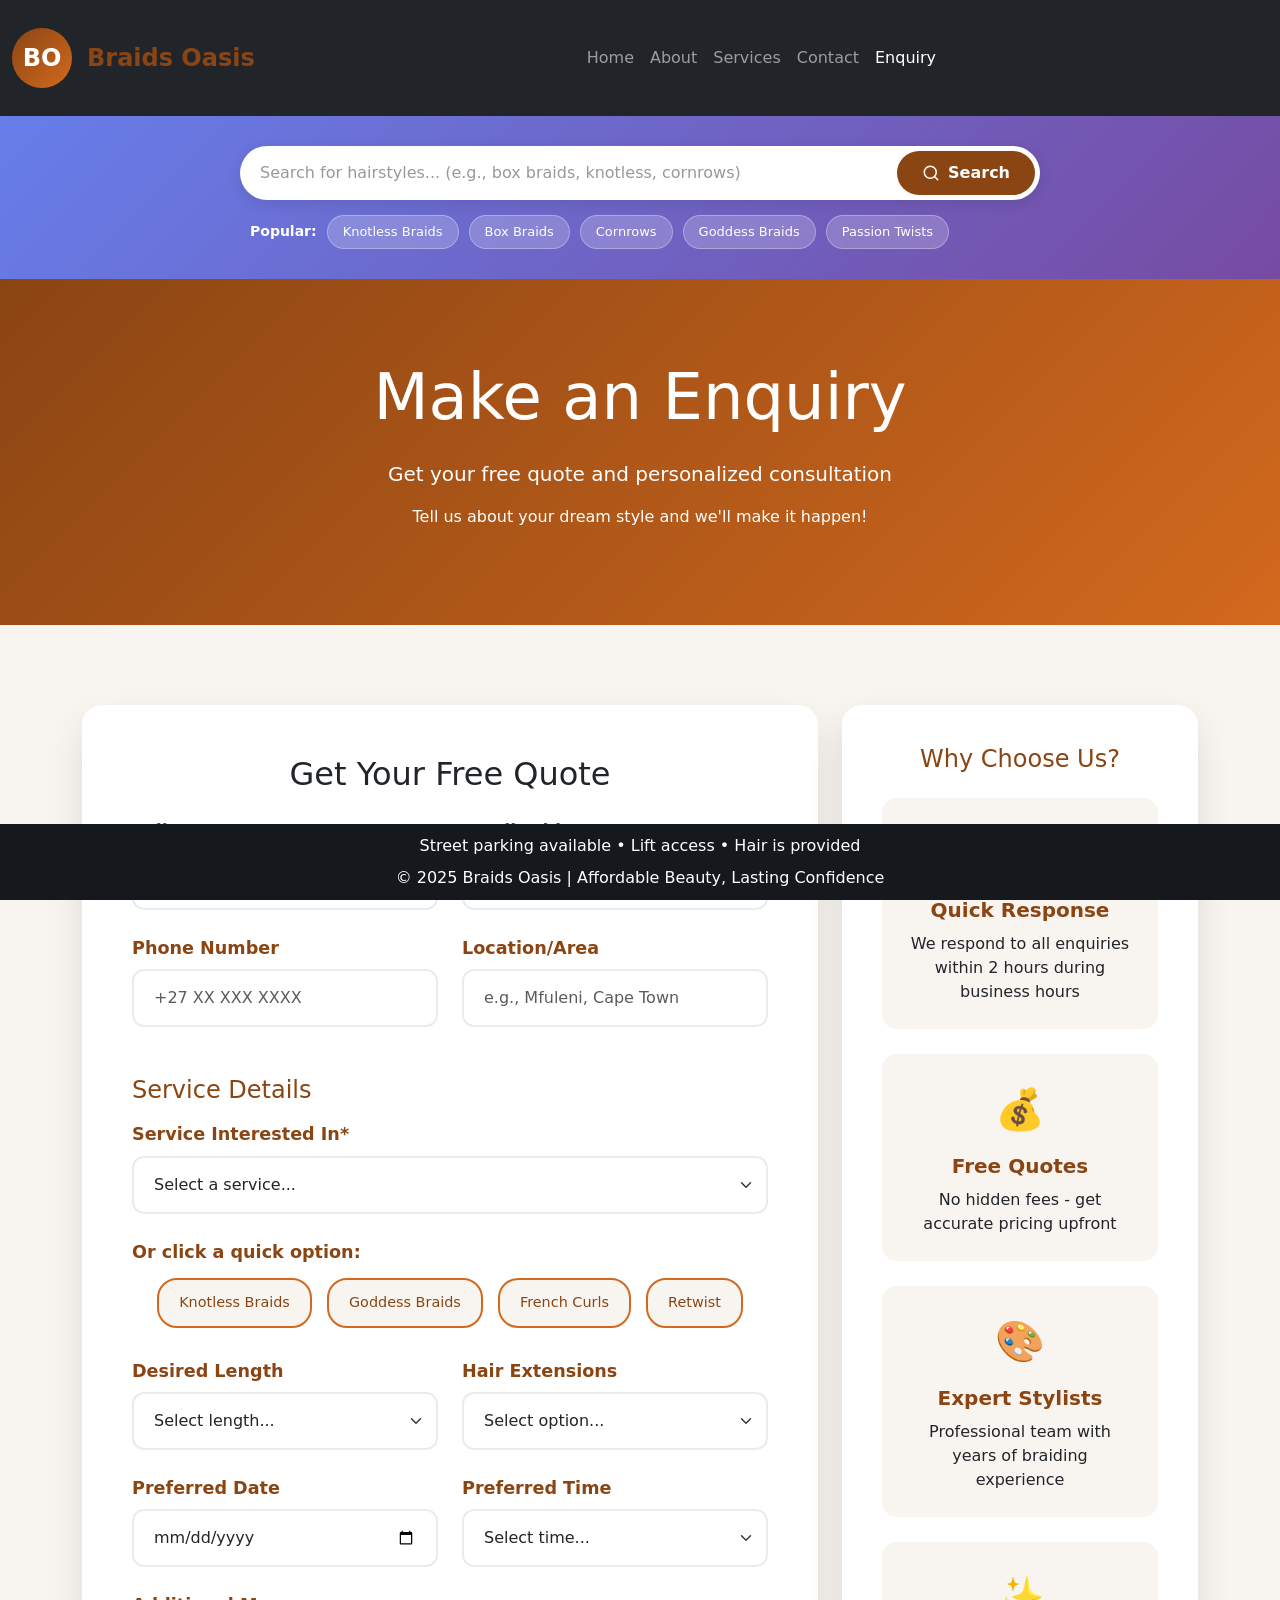
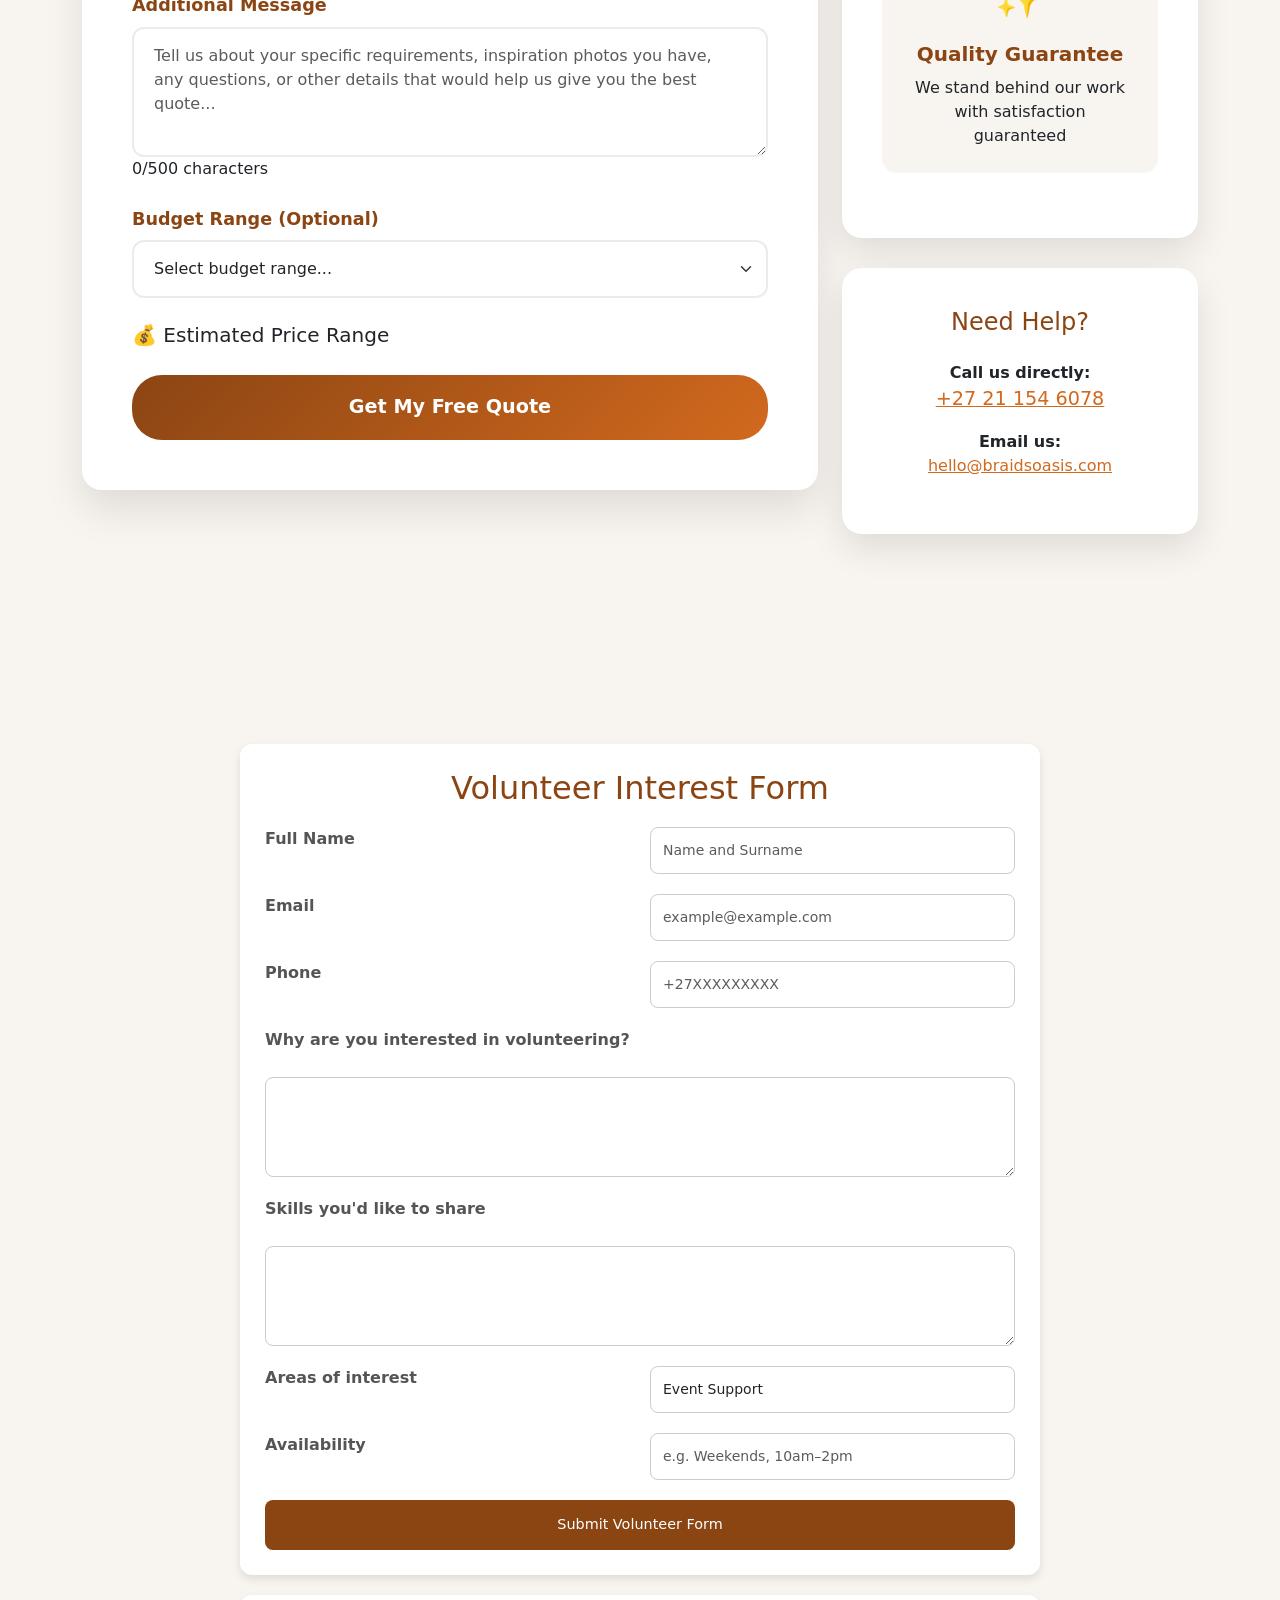
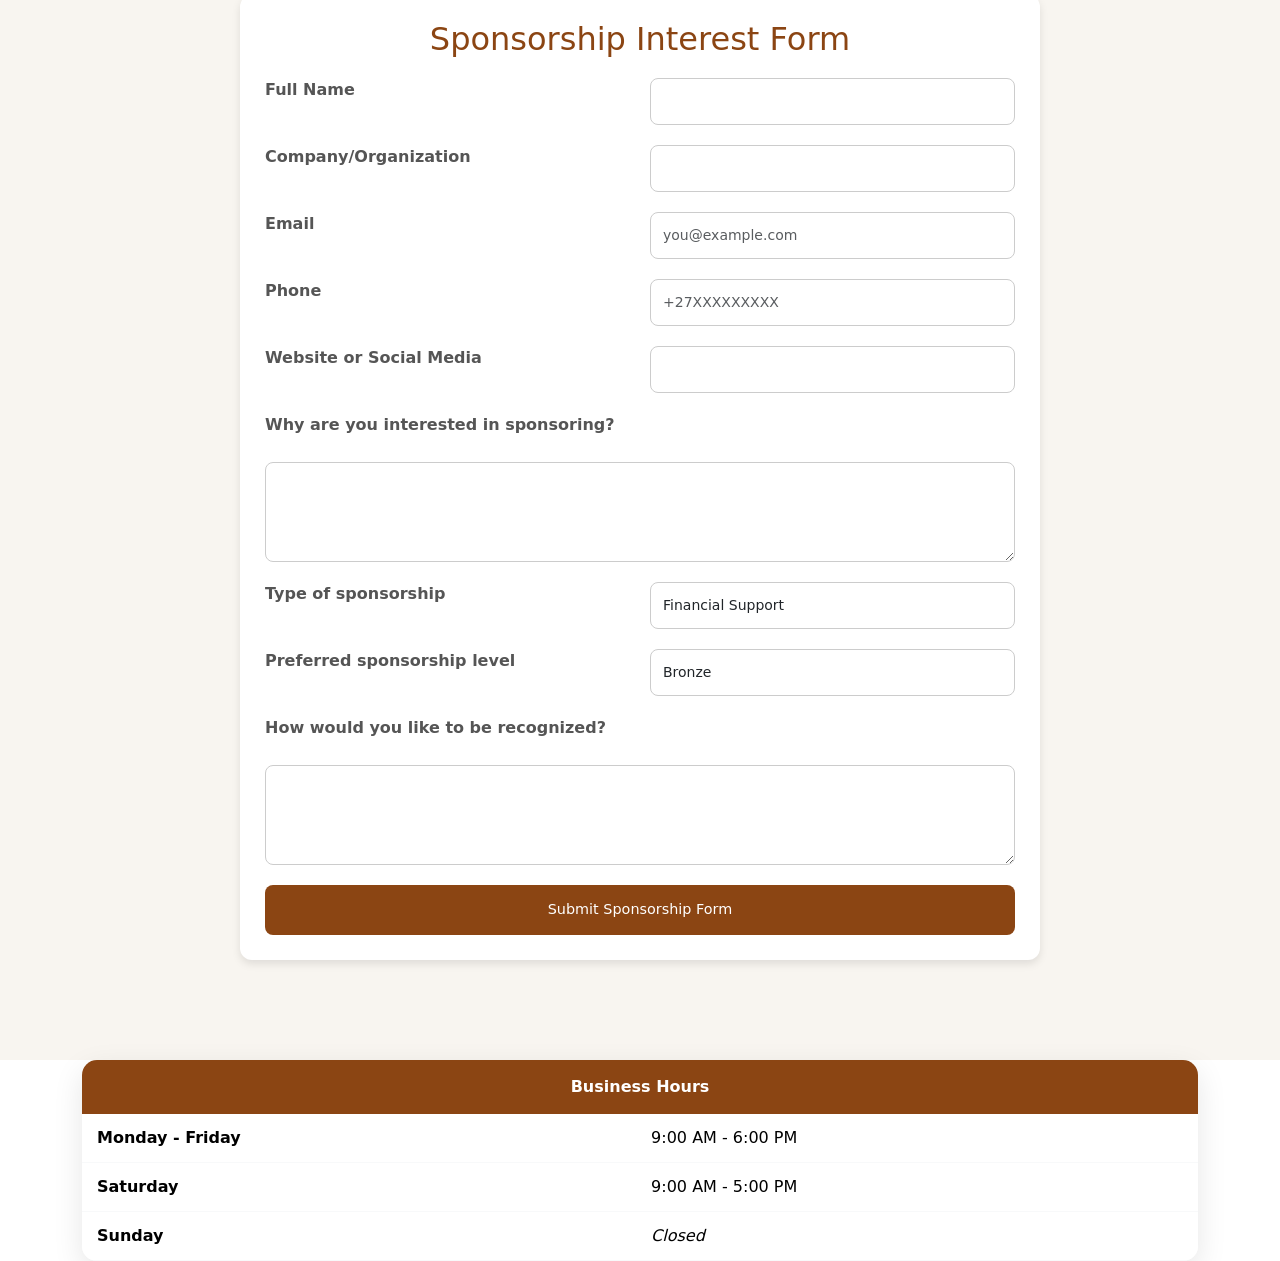
<file: enquiry.html>
<!DOCTYPE html>
<html lang="en">
<head>
    <meta charset="UTF-8">
    <meta name="viewport" content="width=device-width, initial-scale=1.0">
    <title>Enquiry - Braids Oasis | Get Your Free Quote Today</title>
    <link href="https://fonts.googleapis.com/css2?family=Roboto:wght@400;700&family=Playfair+Display:wght@400;700&display=swap" rel="stylesheet">
    <link href="https://cdn.jsdelivr.net/npm/bootstrap@5.3.0-alpha1/dist/css/bootstrap.min.css" rel="stylesheet">
    <link rel="stylesheet" href="style.css">
</head>
<body>

       <!-- Navigation Header -->
    <header class="bg-dark text-white">
        <nav class="navbar navbar-expand-lg navbar-dark">
            <div class="container-fluid">
                <div class="logo-container">
                    <span class="logo">BO</span>
                    <span class="fw-bold fs-4">Braids Oasis</span>
                </div>
                
                <button class="navbar-toggler" type="button" data-bs-toggle="collapse" data-bs-target="#navbarNav" aria-controls="navbarNav" aria-expanded="false" aria-label="Toggle navigation">
                    <span class="navbar-toggler-icon"></span>
                </button>
                
                <div class="collapse navbar-collapse justify-content-center" id="navbarNav">
                    <ul class="navbar-nav">
                        <li class="nav-item">
                            <a class="nav-link" href="index.html">Home</a>
                        </li>
                        <li class="nav-item">
                            <a class="nav-link" href="about.html">About</a>
                        </li>
                        <li class="nav-item">
                            <a class="nav-link" href="services.html">Services</a>
                        </li>
                        <li class="nav-item">
                            <a class="nav-link" href="contact.html">Contact</a>
                        </li>
                        <li class="nav-item">
                            <a class="nav-link active" href="enquiry.html">Enquiry</a>
                        </li>
                    </ul>
                </div>
            </div>
        </nav>
    </header>

    <!-- Search Section -->
<section class="search-section">
    <div class="container">
        <div class="search-container">
            <div class="search-box">
                <input type="text" 
                       id="hairstyleSearch" 
                       class="search-input" 
                       placeholder="Search for hairstyles... (e.g., box braids, knotless, cornrows)"
                       autocomplete="off">
                <button type="button" class="search-btn" id="searchBtn">
                    <svg xmlns="http://www.w3.org/2000/svg" width="20" height="20" viewBox="0 0 24 24" fill="none" stroke="currentColor" stroke-width="2" stroke-linecap="round" stroke-linejoin="round">
                        <circle cx="11" cy="11" r="8"></circle>
                        <path d="m21 21-4.35-4.35"></path>
                    </svg>
                    Search
                </button>
                <button type="button" class="clear-btn" id="clearBtn" style="display: none;">
                    <svg xmlns="http://www.w3.org/2000/svg" width="18" height="18" viewBox="0 0 24 24" fill="none" stroke="currentColor" stroke-width="2" stroke-linecap="round" stroke-linejoin="round">
                        <line x1="18" y1="6" x2="6" y2="18"></line>
                        <line x1="6" y1="6" x2="18" y2="18"></line>
                    </svg>
                </button>
            </div>
            
            <!-- Search Suggestions Dropdown -->
            <div class="search-suggestions" id="searchSuggestions"></div>
            
            <!-- Popular Searches -->
            <div class="popular-searches">
                <span class="popular-label">Popular:</span>
                <button type="button" class="popular-tag" onclick="quickSearch('knotless braids')">Knotless Braids</button>
                <button type="button" class="popular-tag" onclick="quickSearch('box braids')">Box Braids</button>
                <button type="button" class="popular-tag" onclick="quickSearch('cornrows')">Cornrows</button>
                <button type="button" class="popular-tag" onclick="quickSearch('goddess braids')">Goddess Braids</button>
                <button type="button" class="popular-tag" onclick="quickSearch('passion twists')">Passion Twists</button>
            </div>
        </div>
        
        <!-- Search Results -->
        <div class="search-results" id="searchResults" style="display: none;">
            <div class="results-header">
                <h3 id="resultsTitle">Search Results</h3>
                <button type="button" class="close-results" id="closeResults">✕</button>
            </div>
            <div class="results-grid" id="resultsGrid"></div>
        </div>
    </div>
</section>

    <!-- Hero Section -->
    <section class="hero-section">
        <div class="container">
            <h1 class="display-3 mb-4">Make an Enquiry</h1>
            <p class="lead mb-3">Get your free quote and personalized consultation</p>
            <p>Tell us about your dream style and we'll make it happen!</p>
        </div>
    </section>

    <!-- Enquiry Section -->
    <section class="enquiry-section">
        <div class="container">
            <div class="row">
      <!-- Form Section -->
       <div class="col-lg-8">
                    <div class="enquiry-form">
                        <h2 class="mb-4 text-center">Get Your Free Quote</h2>
        
                         <form id="enquiryForm" novalidate>
                          <!-- Personal Information -->
                            <div class="row">
                                <div class="col-md-6">
                                    <div class="form-group">
                                        <label for="fullName" class="form-label">Full Name<span class="required-asterisk">*</span></label>
                                        <input type="text" class="form-control" id="fullName" name="fullName" 
                                               placeholder="Your name and surname" required>
                                        <div class="error-message" id="fullNameError"></div>
                                    </div>
                                </div>
                                <div class="col-md-6">
                                    <div class="form-group">
                                        <label for="email" class="form-label">Email Address<span class="required-asterisk">*</span></label>
                                        <input type="email" class="form-control" id="email" name="email" 
                                               placeholder="you@example.com" required>
                                        <div class="error-message" id="emailError"></div>
                                    </div>
                                </div>
                            </div>
                            
                            <div class="row">
                                <div class="col-md-6">
                                    <div class="form-group">
                                        <label for="phone" class="form-label">Phone Number</label>
                                        <input type="tel" class="form-control" id="phone" name="phone" 
                                               placeholder="+27 XX XXX XXXX">
                                        <div class="error-message" id="phoneError"></div>
                                    </div>
                                </div>
                                <div class="col-md-6">
                                    <div class="form-group">
                                        <label for="location" class="form-label">Location/Area</label>
                                        <input type="text" class="form-control" id="location" name="location" 
                                               placeholder="e.g., Mfuleni, Cape Town">
                                    </div>
                                </div>
                            </div>

                            <!-- Service Information -->
                            <h4 class="mb-3 mt-4" style="color: var(--brand-primary);">Service Details</h4>
                            
                            <div class="form-group">
                                <label for="serviceType" class="form-label">Service Interested In<span class="required-asterisk">*</span></label>
                                <select class="form-select" id="serviceType" name="serviceType" required>
                                    <option value="">Select a service...</option>
                                    <option value="knotless-braids">Knotless Braids</option>
                                    <option value="goddess-braids">Goddess/Boho Braids</option>
                                    <option value="french-curl">French Curl Braids</option>
                                    <option value="island-twists">Island Twists</option>
                                    <option value="mini-twists">Mini Twists</option>
                                    <option value="marley-twists">Marley Twists</option>
                                    <option value="passion-twists">Passion Twists</option>
                                    <option value="retwist">Retwist/Touch-up</option>
                                    <option value="consultation">Just a consultation</option>
                                    <option value="other">Other (please specify in message)</option>
                                </select>
                                <div class="error-message" id="serviceTypeError"></div>
                            </div>

                            <!-- Quick Service Selection -->
                            <div class="form-group">
                                <label class="form-label">Or click a quick option:</label>
                                <div class="text-center">
                                    <button type="button" class="quick-service-btn" onclick="selectQuickService('knotless-braids')">Knotless Braids</button>
                                    <button type="button" class="quick-service-btn" onclick="selectQuickService('goddess-braids')">Goddess Braids</button>
                                    <button type="button" class="quick-service-btn" onclick="selectQuickService('french-curl')">French Curls</button>
                                    <button type="button" class="quick-service-btn" onclick="selectQuickService('retwist')">Retwist</button>
                                </div>
                            </div>
                            
                            <div class="row">
                                <div class="col-md-6">
                                    <div class="form-group">
                                        <label for="hairLength" class="form-label">Desired Length</label>
                                        <select class="form-select" id="hairLength" name="hairLength">
                                            <option value="">Select length...</option>
                                            <option value="short">Short (Shoulder length)</option>
                                            <option value="medium">Medium (Mid-back)</option>
                                            <option value="long">Long (Lower-back)</option>
                                            <option value="extra-long">Extra Long (Waist length)</option>
                                            <option value="custom">Custom length</option>
                                        </select>
                                    </div>
                                </div>
                                <div class="col-md-6">
                                    <div class="form-group">
                                        <label for="hairProvided" class="form-label">Hair Extensions</label>
                                        <select class="form-select" id="hairProvided" name="hairProvided">
                                            <option value="">Select option...</option>
                                            <option value="bring-own">I'll bring my own hair</option>
                                            <option value="salon-provides">Please provide hair (additional cost)</option>
                                            <option value="need-advice">I need advice on what to buy</option>
                                        </select>
                                    </div>
                                </div>
                            </div>
                            
                            <div class="row">
                                <div class="col-md-6">
                                    <div class="form-group">
                                        <label for="preferredDate" class="form-label">Preferred Date</label>
                                        <input type="date" class="form-control" id="preferredDate" name="preferredDate">
                                    </div>
                                </div>
                                <div class="col-md-6">
                                    <div class="form-group">
                                        <label for="preferredTime" class="form-label">Preferred Time</label>
                                        <select class="form-select" id="preferredTime" name="preferredTime">
                                            <option value="">Select time...</option>
                                            <option value="morning">Morning (9AM - 12PM)</option>
                                            <option value="afternoon">Afternoon (12PM - 4PM)</option>
                                            <option value="evening">Evening (4PM - 6PM)</option>
                                            <option value="flexible">I'm flexible</option>
                                        </select>
                                    </div>
                                </div>
                            </div>
                            
                            <div class="form-group">
                                <label for="message" class="form-label">Additional Message</label>
                                <textarea class="form-control" id="message" name="message" rows="4" 
                                          placeholder="Tell us about your specific requirements, inspiration photos you have, any questions, or other details that would help us give you the best quote..."></textarea>
                                <div class="char-counter">
                                    <span id="charCount">0</span>/500 characters
                                </div>
                            </div>

                            <!-- Budget Range -->
                            <div class="form-group">
                                <label for="budget" class="form-label">Budget Range (Optional)</label>
                                <select class="form-select" id="budget" name="budget">
                                    <option value="">Select budget range...</option>
                                    <option value="under-300">Under R300</option>
                                    <option value="300-500">R300 - R500</option>
                                    <option value="500-700">R500 - R700</option>
                                    <option value="700-1000">R700 - R1000</option>
                                    <option value="over-1000">Over R1000</option>
                                    <option value="flexible">Budget is flexible</option>
                                </select>
                            </div>
                            
                            <!-- Price Estimate Display -->
                            <div id="priceEstimate" class="price-estimate">
                                <h5>💰 Estimated Price Range</h5>
                                <p id="estimateText" class="mb-0"></p>
                            </div>
                            
                            <button type="submit" class="submit-btn">
                                <span class="loading-spinner" id="loadingSpinner"></span>
                                <span id="submitText">Get My Free Quote</span>
                            </button>
                        </form>
                    </div>
                </div>

                <!-- Information Sidebar -->
                <div class="col-lg-4">
                    <!-- Quick Info -->
                    <div class="info-sidebar">
                        <h4 class="text-center mb-4" style="color: var(--brand-primary);">Why Choose Us?</h4>
                        
                        <div class="info-card">
                            <div class="info-icon">⚡</div>
                            <h5>Quick Response</h5>
                            <p class="mb-0">We respond to all enquiries within 2 hours during business hours</p>
                        </div>
                        
                        <div class="info-card">
                            <div class="info-icon">💰</div>
                            <h5>Free Quotes</h5>
                            <p class="mb-0">No hidden fees - get accurate pricing upfront</p>
                        </div>
                        
                        <div class="info-card">
                            <div class="info-icon">🎨</div>
                            <h5>Expert Stylists</h5>
                            <p class="mb-0">Professional team with years of braiding experience</p>
                        </div>
                        
                        <div class="info-card">
                            <div class="info-icon">✨</div>
                            <h5>Quality Guarantee</h5>
                            <p class="mb-0">We stand behind our work with satisfaction guaranteed</p>
                        </div>
                    </div>
                    
                    <!-- Contact Info -->
                    <div class="info-sidebar">
                        <h4 class="text-center mb-4" style="color: var(--brand-primary);">Need Help?</h4>
                        
                        <div class="text-center">
                            <p><strong>Call us directly:</strong><br>
                            <a href="tel:+27211546078" style="color: var(--brand-secondary); font-size: 1.2rem;">+27 21 154 6078</a></p>
                            
                            <p><strong>Email us:</strong><br>
                            <a href="mailto:hello@braidsoasis.com" style="color: var(--brand-secondary);">hello@braidsoasis.com</a></p>
                        </div>
                    </div>
                </div>
            </div>
        </div>
    </section>

    <!-- Volunteer & Sponsor Section -->
    <section class="vol-section">
        <div class="container">
            <div class="form-container">
                <h2>Volunteer Interest Form</h2>
                <form id="volunteerForm" novalidate>
                    <input type="hidden" name="form_type" value="volunteer">

                    <label for="volName">Full Name</label>
                    <input type="text" name="name" id="volName" class="form-control" placeholder="Name and Surname" required>

                    <label for="volEmail">Email</label>
                    <input type="email" name="email" id="volEmail" class="form-control" placeholder="example@example.com" required>

                    <label for="volPhone">Phone</label>
                    <input type="tel" name="phone" id="volPhone" class="form-control" placeholder="+27XXXXXXXXX" required>

                    <label for="volInterest">Why are you interested in volunteering?</label>
                    <textarea name="interest" id="volInterest" class="form-control"></textarea>

                    <label for="volSkills">Skills you'd like to share</label>
                    <textarea name="skills" id="volSkills" class="form-control"></textarea>

                    <label for="volArea">Areas of interest</label>
                    <select name="area" id="volArea" class="form-control">
                        <option>Event Support</option>
                        <option>Fundraising</option>
                        <option>Social Media</option>
                        <option>Logistics</option>
                        <option>Other</option>
                    </select>

                    <label for="volAvailability">Availability</label>
                    <input type="text" name="availability" id="volAvailability" class="form-control" placeholder="e.g. Weekends, 10am–2pm">

                    <button type="submit">Submit Volunteer Form</button>
                </form>
            </div>

            <!-- Sponsor Form -->
            <div class="form-container">
                <h2>Sponsorship Interest Form</h2>
                <form id="sponsorForm" novalidate>
                    <input type="hidden" name="form_type" value="sponsor">

                    <label for="sponsorName">Full Name</label>
                    <input type="text" name="name" id="sponsorName" class="form-control" required>

                    <label for="sponsorCompany">Company/Organization</label>
                    <input type="text" name="company" id="sponsorCompany" class="form-control" required>

                    <label for="sponsorEmail">Email</label>
                    <input type="email" class="form-control" id="sponsorEmail" name="email"
                           placeholder="you@example.com" required>

                    <label for="sponsorPhone">Phone</label>
                    <input type="tel" name="phone" id="sponsorPhone" class="form-control" placeholder="+27XXXXXXXXX" required>

                    <label for="sponsorWebsite">Website or Social Media</label>
                    <input type="url" name="website" id="sponsorWebsite" class="form-control" required>

                    <label for="sponsorReason">Why are you interested in sponsoring?</label>
                    <textarea name="reason" id="sponsorReason" class="form-control"></textarea>

                    <label for="sponsorType">Type of sponsorship</label>
                    <select name="type" id="sponsorType" class="form-control">
                        <option>Financial Support</option>
                        <option>In-kind Donations</option>
                        <option>Services</option>
                        <option>Promotional Partnership</option>
                    </select>

                    <label for="sponsorLevel">Preferred sponsorship level</label>
                    <select name="level" id="sponsorLevel" class="form-control">
                        <option>Bronze</option>
                        <option>Silver</option>
                        <option>Gold</option>
                        <option>Platinum</option>
                        <option>Other</option>
                    </select>

                    <label for="sponsorRecognition">How would you like to be recognized?</label>
                    <textarea name="recognition" id="sponsorRecognition" class="form-control"></textarea>

                    <button type="submit">Submit Sponsorship Form</button>
                </form>
            </div>
        </div>
    </section>

    <!-- Business Hours -->
    <section>
        <div class="container">
                    <div class="hours-table">
                        <table class="table table-borderless mb-0">
                            <thead>
                                <tr>
                                    <th colspan="2" class="text-center">Business Hours</th>
                                </tr>
                            </thead>
                            <tbody>
                                <tr>
                                    <td><strong>Monday - Friday</strong></td>
                                    <td>9:00 AM - 6:00 PM</td>
                                </tr>
                                <tr>
                                    <td><strong>Saturday</strong></td>
                                    <td>9:00 AM - 5:00 PM</td>
                                </tr>
                                <tr>
                                    <td><strong>Sunday</strong></td>
                                    <td class="closed">Closed</td>
                                </tr>
                            </tbody>
                        </table>
                    </div>
        </div>
    </section>

      <!-- Footer -->
    <footer class="footer-content text-center">
        <div class="container">
            <p class="mb-2">Street parking available • Lift access • Hair is provided</p>
            <p class="mb-0">&copy; 2025 Braids Oasis | Affordable Beauty, Lasting Confidence</p>
        </div>
    </footer>
    
</body>
</html>
</file>
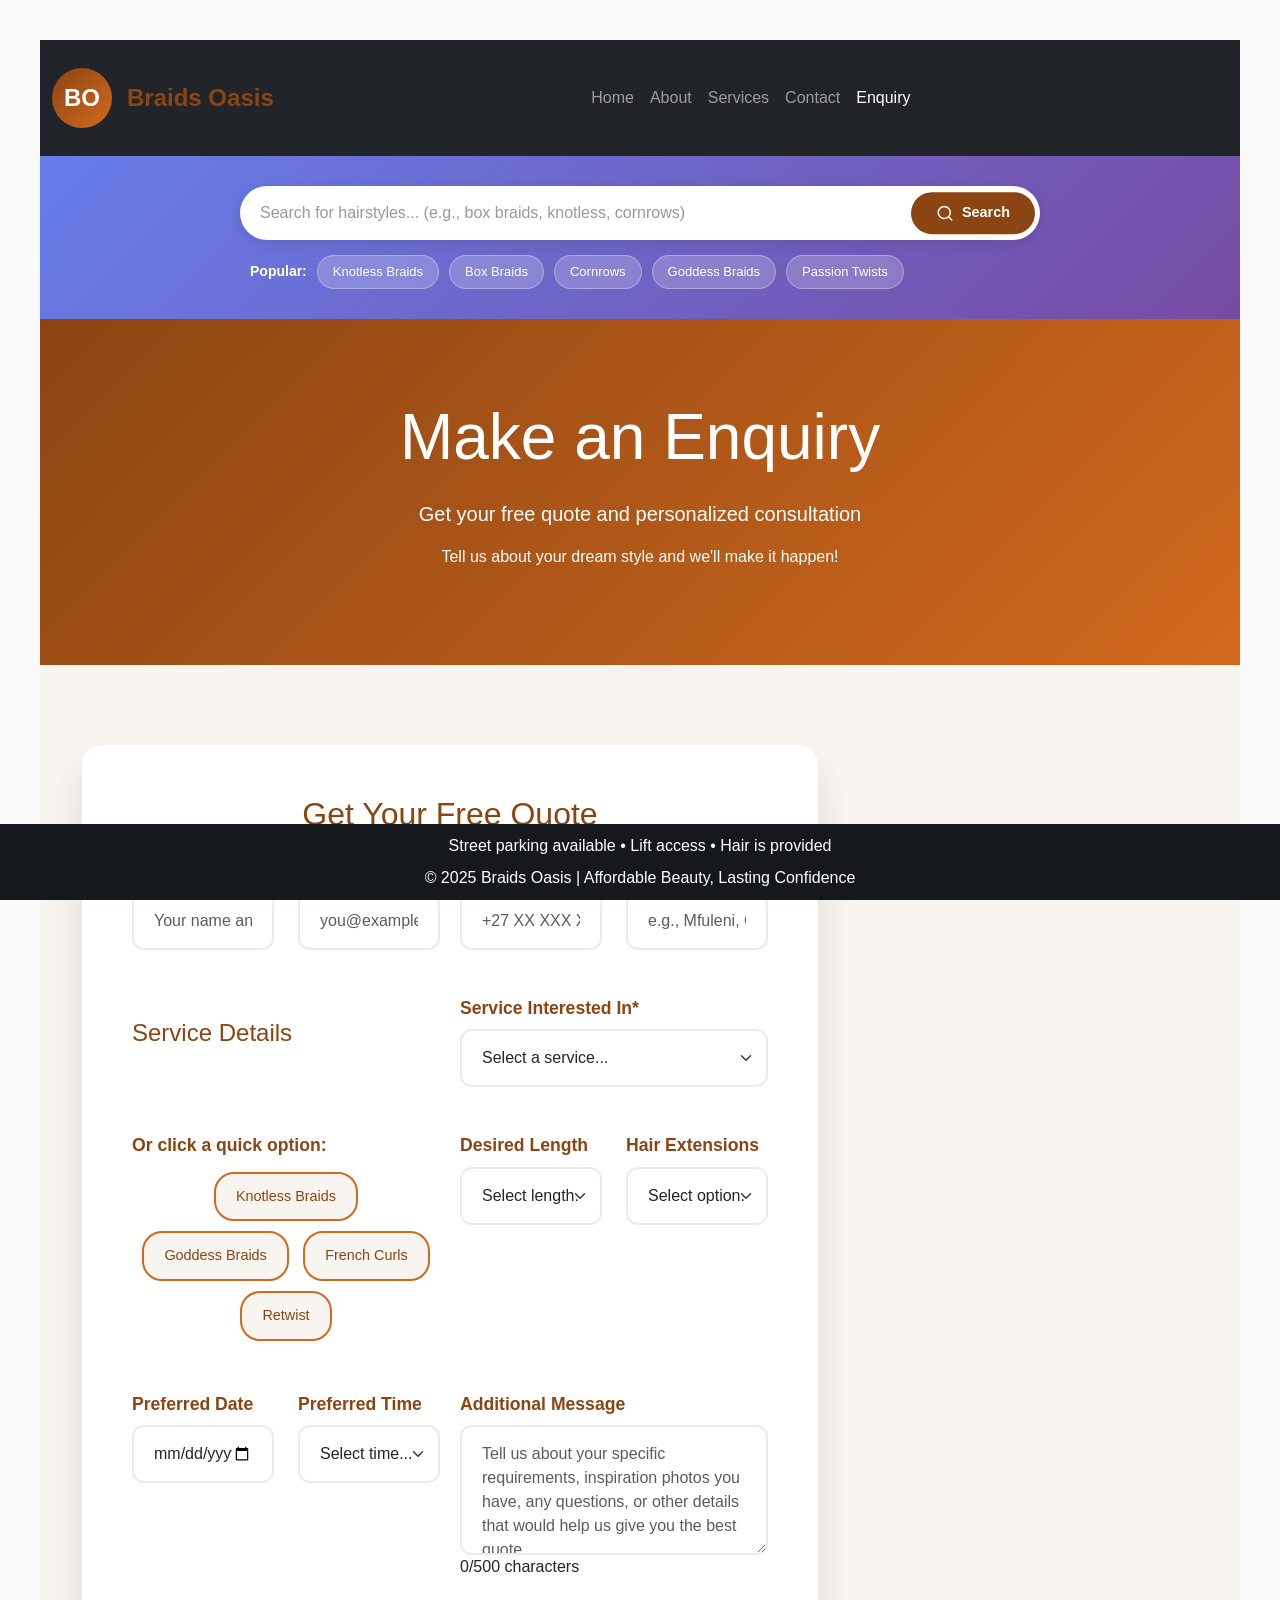
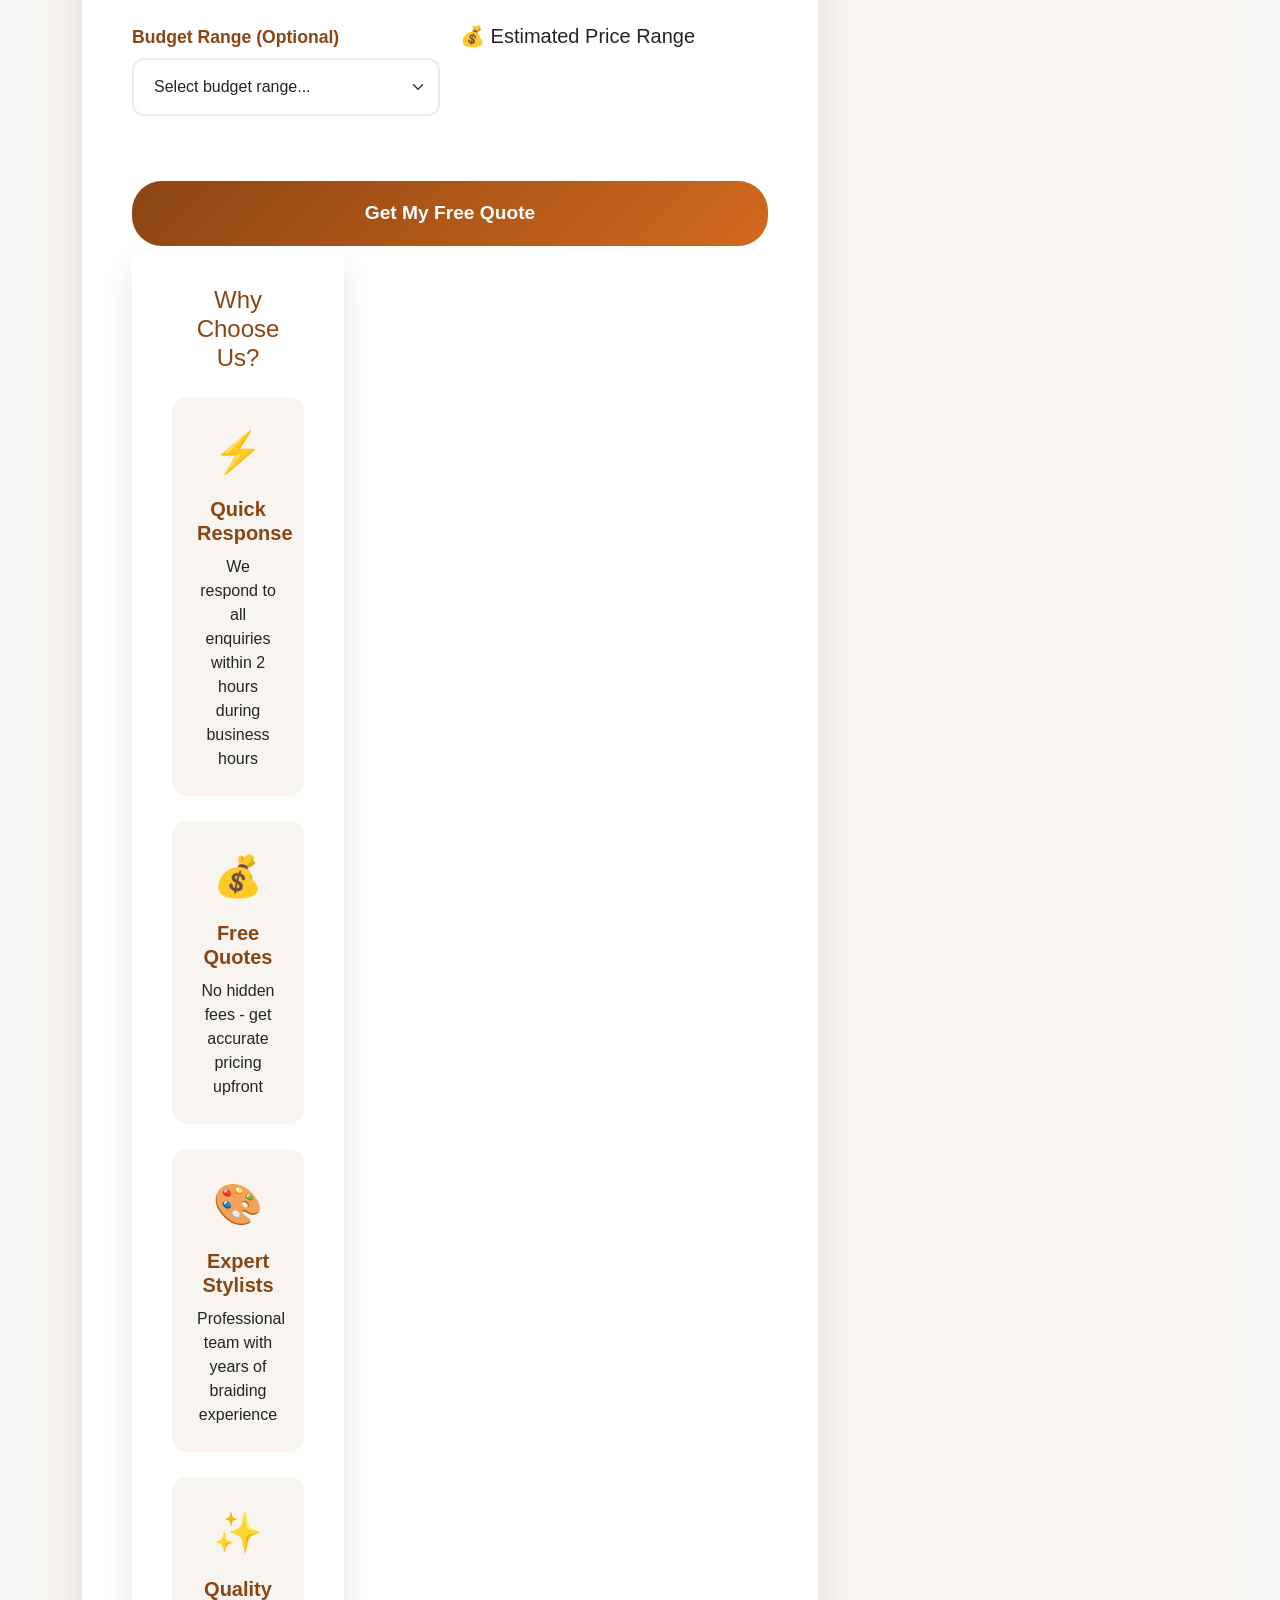
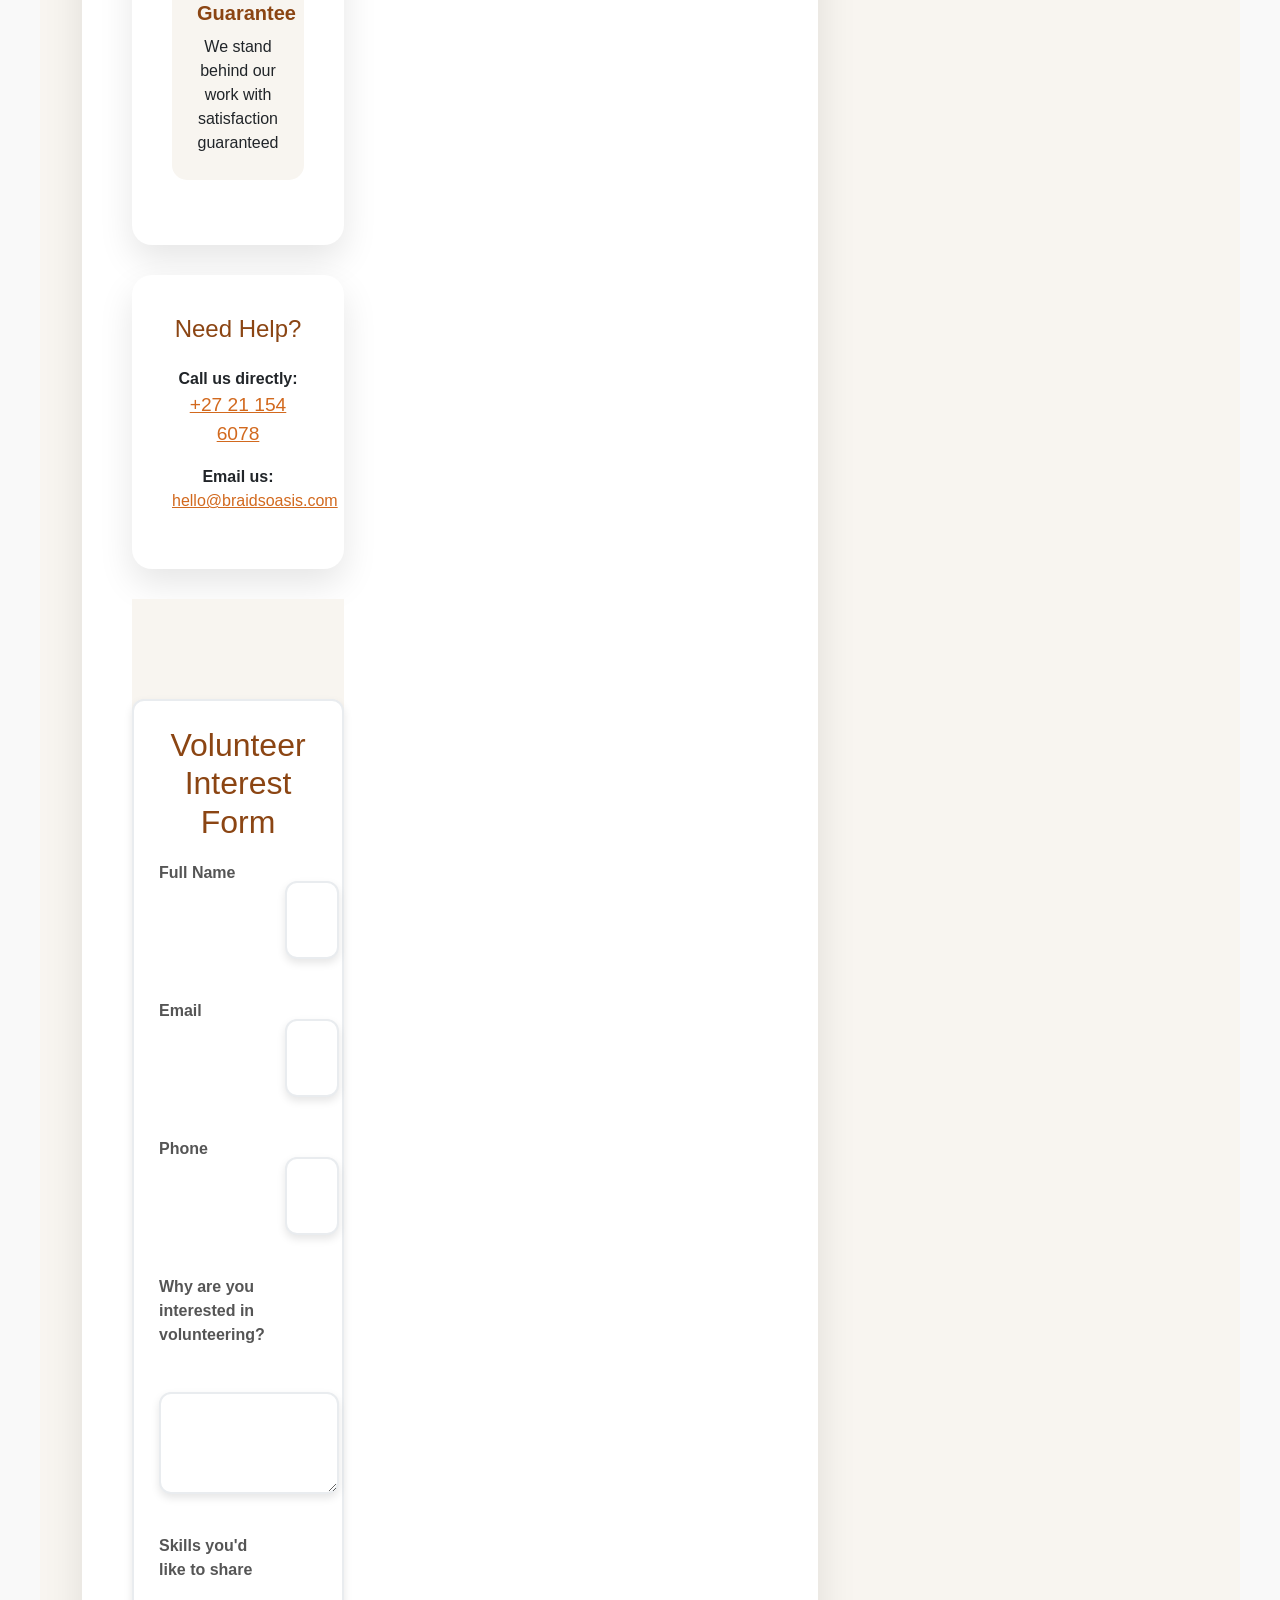
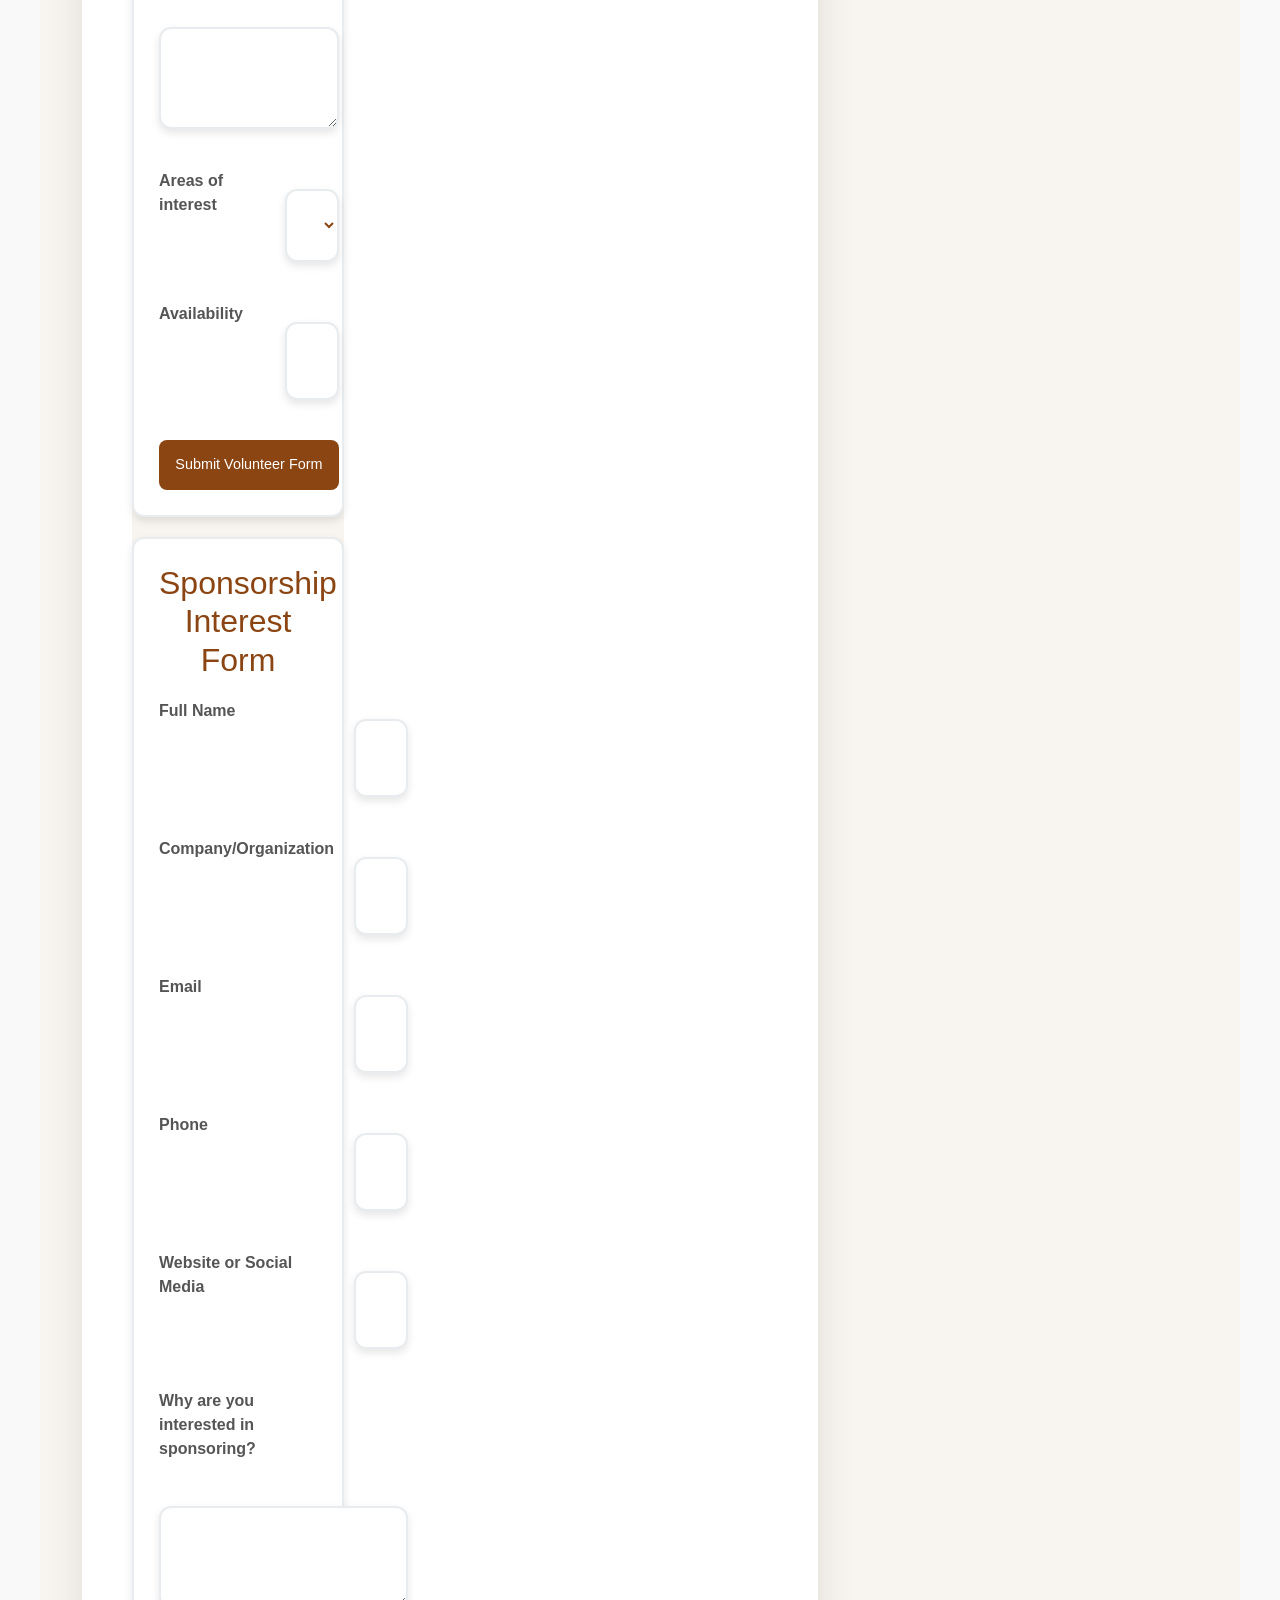
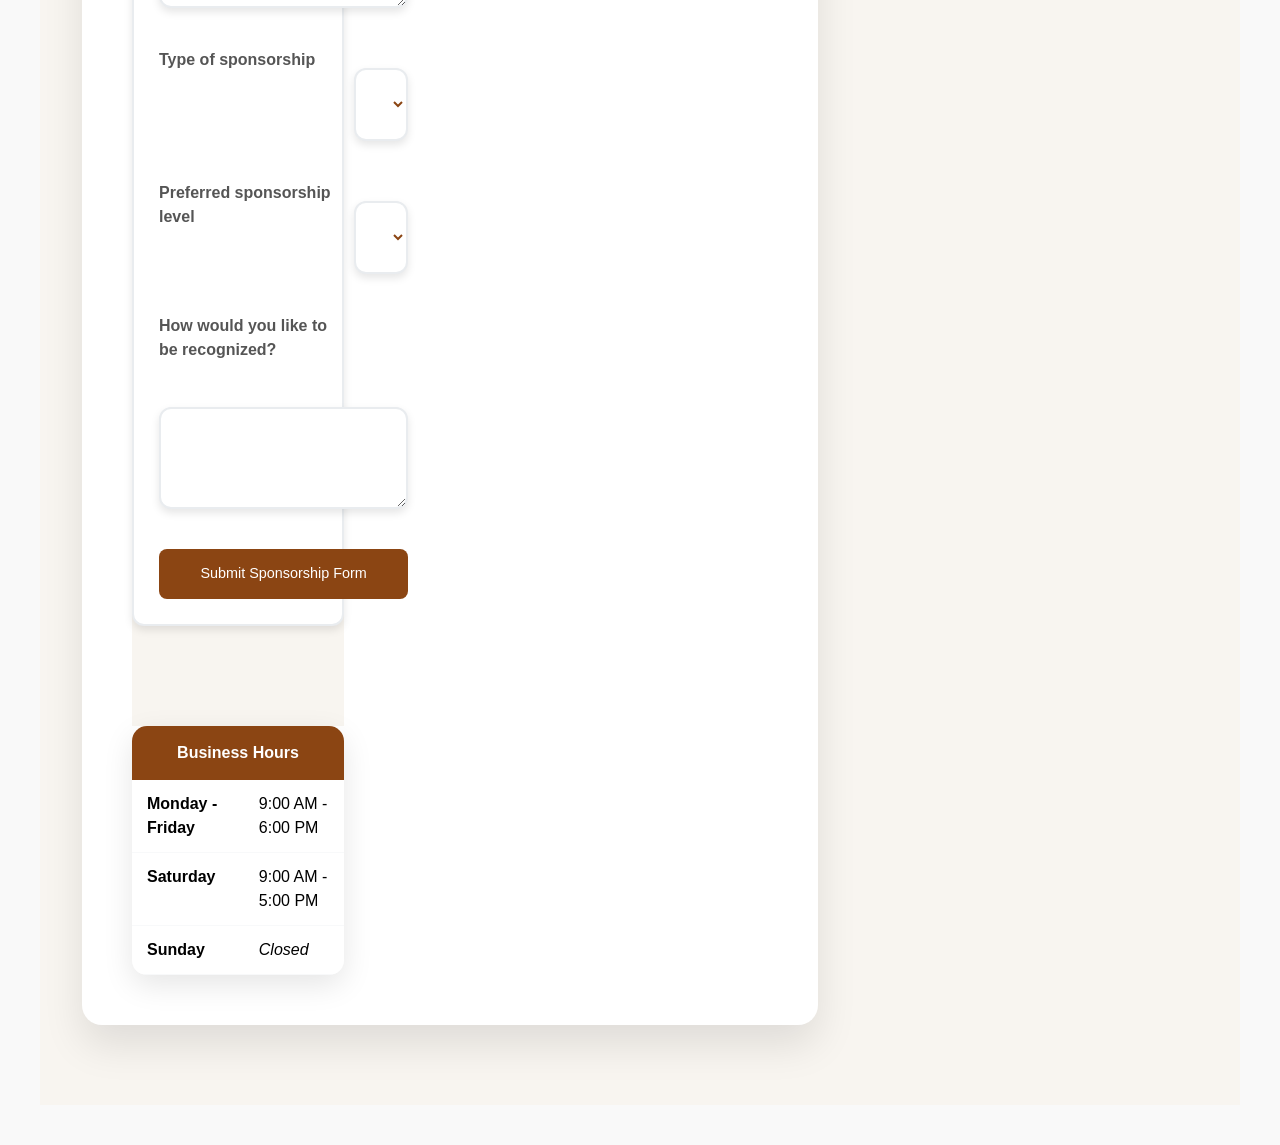
<file: images/Enquiry.html>
<!DOCTYPE html>
<html lang="en">
<head>
    <meta charset="UTF-8">
    <meta name="viewport" content="width=device-width, initial-scale=1.0">
    <title>Enquiry - Braids Oasis | Get Your Free Quote Today</title>
    <link href="https://fonts.googleapis.com/css2?family=Roboto:wght@400;700&family=Playfair+Display:wght@400;700&display=swap" rel="stylesheet">
    <link href="https://cdn.jsdelivr.net/npm/bootstrap@5.3.0-alpha1/dist/css/bootstrap.min.css" rel="stylesheet">
    <link rel="stylesheet" href="style.css">
</head>
<body>

       <!-- Navigation Header -->
    <header class="bg-dark text-white">
        <nav class="navbar navbar-expand-lg navbar-dark">
            <div class="container-fluid">
                <div class="logo-container">
                    <span class="logo">BO</span>
                    <span class="fw-bold fs-4">Braids Oasis</span>
                </div>
                
                <button class="navbar-toggler" type="button" data-bs-toggle="collapse" data-bs-target="#navbarNav" aria-controls="navbarNav" aria-expanded="false" aria-label="Toggle navigation">
                    <span class="navbar-toggler-icon"></span>
                </button>
                
                <div class="collapse navbar-collapse justify-content-center" id="navbarNav">
                    <ul class="navbar-nav">
                        <li class="nav-item">
                            <a class="nav-link" href="index.html">Home</a>
                        </li>
                        <li class="nav-item">
                            <a class="nav-link" href="about.html">About</a>
                        </li>
                        <li class="nav-item">
                            <a class="nav-link" href="services.html">Services</a>
                        </li>
                        <li class="nav-item">
                            <a class="nav-link" href="contact.html">Contact</a>
                        </li>
                        <li class="nav-item">
                            <a class="nav-link active" href="enquiry.html">Enquiry</a>
                        </li>
                    </ul>
                </div>
            </div>
        </nav>
    </header>

    <!-- Search Section -->
<section class="search-section">
    <div class="container">
        <div class="search-container">
            <div class="search-box">
                <input type="text" 
                       id="hairstyleSearch" 
                       class="search-input" 
                       placeholder="Search for hairstyles... (e.g., box braids, knotless, cornrows)"
                       autocomplete="off">
                <button type="button" class="search-btn" id="searchBtn">
                    <svg xmlns="http://www.w3.org/2000/svg" width="20" height="20" viewBox="0 0 24 24" fill="none" stroke="currentColor" stroke-width="2" stroke-linecap="round" stroke-linejoin="round">
                        <circle cx="11" cy="11" r="8"></circle>
                        <path d="m21 21-4.35-4.35"></path>
                    </svg>
                    Search
                </button>
                <button type="button" class="clear-btn" id="clearBtn" style="display: none;">
                    <svg xmlns="http://www.w3.org/2000/svg" width="18" height="18" viewBox="0 0 24 24" fill="none" stroke="currentColor" stroke-width="2" stroke-linecap="round" stroke-linejoin="round">
                        <line x1="18" y1="6" x2="6" y2="18"></line>
                        <line x1="6" y1="6" x2="18" y2="18"></line>
                    </svg>
                </button>
            </div>
            
            <!-- Search Suggestions Dropdown -->
            <div class="search-suggestions" id="searchSuggestions"></div>
            
            <!-- Popular Searches -->
            <div class="popular-searches">
                <span class="popular-label">Popular:</span>
                <button type="button" class="popular-tag" onclick="quickSearch('knotless braids')">Knotless Braids</button>
                <button type="button" class="popular-tag" onclick="quickSearch('box braids')">Box Braids</button>
                <button type="button" class="popular-tag" onclick="quickSearch('cornrows')">Cornrows</button>
                <button type="button" class="popular-tag" onclick="quickSearch('goddess braids')">Goddess Braids</button>
                <button type="button" class="popular-tag" onclick="quickSearch('passion twists')">Passion Twists</button>
            </div>
        </div>
        
        <!-- Search Results -->
        <div class="search-results" id="searchResults" style="display: none;">
            <div class="results-header">
                <h3 id="resultsTitle">Search Results</h3>
                <button type="button" class="close-results" id="closeResults">✕</button>
            </div>
            <div class="results-grid" id="resultsGrid"></div>
        </div>
    </div>
</section>

    <!-- Hero Section -->
    <section class="hero-section">
        <div class="container">
            <h1 class="display-3 mb-4">Make an Enquiry</h1>
            <p class="lead mb-3">Get your free quote and personalized consultation</p>
            <p>Tell us about your dream style and we'll make it happen!</p>
        </div>
    </section>

    <!-- Enquiry Section -->
    <section class="enquiry-section">
        <div class="container">
            <div class="row">
      <!-- Form Section -->
       <div class="col-lg-8">
                    <div class="enquiry-form">
                        <h2 class="mb-4 text-center">Get Your Free Quote</h2>
        
                         <form id="enquiryForm" novalidate>
                          <!-- Personal Information -->
                            <div class="row">
                                <div class="col-md-6">
                                    <div class="form-group">
                                        <label for="fullName" class="form-label">Full Name<span class="required-asterisk">*</span></label>
                                        <input type="text" class="form-control" id="fullName" name="fullName" 
                                               placeholder="Your name and surname" required>
                                        <div class="error-message" id="fullNameError"></div>
                                    </div>
                                </div>
                                <div class="col-md-6">
                                    <div class="form-group">
                                        <label for="email" class="form-label">Email Address<span class="required-asterisk">*</span></label>
                                        <input type="email" class="form-control" id="email" name="email" 
                                               placeholder="you@example.com" required>
                                        <div class="error-message" id="emailError"></div>
                                    </div>
                                </div>
                            </div>
                            
                            <div class="row">
                                <div class="col-md-6">
                                    <div class="form-group">
                                        <label for="phone" class="form-label">Phone Number</label>
                                        <input type="tel" class="form-control" id="phone" name="phone" 
                                               placeholder="+27 XX XXX XXXX">
                                        <div class="error-message" id="phoneError"></div>
                                    </div>
                                </div>
                                <div class="col-md-6">
                                    <div class="form-group">
                                        <label for="location" class="form-label">Location/Area</label>
                                        <input type="text" class="form-control" id="location" name="location" 
                                               placeholder="e.g., Mfuleni, Cape Town">
                                    </div>
                                </div>
                            </div>

                            <!-- Service Information -->
                            <h4 class="mb-3 mt-4" style="color: var(--brand-primary);">Service Details</h4>
                            
                            <div class="form-group">
                                <label for="serviceType" class="form-label">Service Interested In<span class="required-asterisk">*</span></label>
                                <select class="form-select" id="serviceType" name="serviceType" required>
                                    <option value="">Select a service...</option>
                                    <option value="knotless-braids">Knotless Braids</option>
                                    <option value="goddess-braids">Goddess/Boho Braids</option>
                                    <option value="french-curl">French Curl Braids</option>
                                    <option value="island-twists">Island Twists</option>
                                    <option value="mini-twists">Mini Twists</option>
                                    <option value="marley-twists">Marley Twists</option>
                                    <option value="passion-twists">Passion Twists</option>
                                    <option value="retwist">Retwist/Touch-up</option>
                                    <option value="consultation">Just a consultation</option>
                                    <option value="other">Other (please specify in message)</option>
                                </select>
                                <div class="error-message" id="serviceTypeError"></div>
                            </div>

                            <!-- Quick Service Selection -->
                            <div class="form-group">
                                <label class="form-label">Or click a quick option:</label>
                                <div class="text-center">
                                    <button type="button" class="quick-service-btn" onclick="selectQuickService('knotless-braids')">Knotless Braids</button>
                                    <button type="button" class="quick-service-btn" onclick="selectQuickService('goddess-braids')">Goddess Braids</button>
                                    <button type="button" class="quick-service-btn" onclick="selectQuickService('french-curl')">French Curls</button>
                                    <button type="button" class="quick-service-btn" onclick="selectQuickService('retwist')">Retwist</button>
                                </div>
                            </div>
                            
                            <div class="row">
                                <div class="col-md-6">
                                    <div class="form-group">
                                        <label for="hairLength" class="form-label">Desired Length</label>
                                        <select class="form-select" id="hairLength" name="hairLength">
                                            <option value="">Select length...</option>
                                            <option value="short">Short (Shoulder length)</option>
                                            <option value="medium">Medium (Mid-back)</option>
                                            <option value="long">Long (Lower-back)</option>
                                            <option value="extra-long">Extra Long (Waist length)</option>
                                            <option value="custom">Custom length</option>
                                        </select>
                                    </div>
                                </div>
                                <div class="col-md-6">
                                    <div class="form-group">
                                        <label for="hairProvided" class="form-label">Hair Extensions</label>
                                        <select class="form-select" id="hairProvided" name="hairProvided">
                                            <option value="">Select option...</option>
                                            <option value="bring-own">I'll bring my own hair</option>
                                            <option value="salon-provides">Please provide hair (additional cost)</option>
                                            <option value="need-advice">I need advice on what to buy</option>
                                        </select>
                                    </div>
                                </div>
                            </div>
                            
                            <div class="row">
                                <div class="col-md-6">
                                    <div class="form-group">
                                        <label for="preferredDate" class="form-label">Preferred Date</label>
                                        <input type="date" class="form-control" id="preferredDate" name="preferredDate">
                                    </div>
                                </div>
                                <div class="col-md-6">
                                    <div class="form-group">
                                        <label for="preferredTime" class="form-label">Preferred Time</label>
                                        <select class="form-select" id="preferredTime" name="preferredTime">
                                            <option value="">Select time...</option>
                                            <option value="morning">Morning (9AM - 12PM)</option>
                                            <option value="afternoon">Afternoon (12PM - 4PM)</option>
                                            <option value="evening">Evening (4PM - 6PM)</option>
                                            <option value="flexible">I'm flexible</option>
                                        </select>
                                    </div>
                                </div>
                            </div>
                            
                            <div class="form-group">
                                <label for="message" class="form-label">Additional Message</label>
                                <textarea class="form-control" id="message" name="message" rows="4" 
                                          placeholder="Tell us about your specific requirements, inspiration photos you have, any questions, or other details that would help us give you the best quote..."></textarea>
                                <div class="char-counter">
                                    <span id="charCount">0</span>/500 characters
                                </div>
                            </div>

                            <!-- Budget Range -->
                            <div class="form-group">
                                <label for="budget" class="form-label">Budget Range (Optional)</label>
                                <select class="form-select" id="budget" name="budget">
                                    <option value="">Select budget range...</option>
                                    <option value="under-300">Under R300</option>
                                    <option value="300-500">R300 - R500</option>
                                    <option value="500-700">R500 - R700</option>
                                    <option value="700-1000">R700 - R1000</option>
                                    <option value="over-1000">Over R1000</option>
                                    <option value="flexible">Budget is flexible</option>
                                </select>
                            </div>
                            
                            <!-- Price Estimate Display -->
                            <div id="priceEstimate" class="price-estimate">
                                <h5>💰 Estimated Price Range</h5>
                                <p id="estimateText" class="mb-0"></p>
                            </div>
                            
                            <button type="submit" class="submit-btn">
                                <span class="loading-spinner" id="loadingSpinner"></span>
                                <span id="submitText">Get My Free Quote</span>
                            </button>
                        </form>
                         
                         <!-- Information Sidebar -->
                <div class="col-lg-4">
                    <!-- Quick Info -->
                    <div class="info-sidebar">
                        <h4 class="text-center mb-4" style="color: var(--brand-primary);">Why Choose Us?</h4>
                        
                        <div class="info-card">
                            <div class="info-icon">⚡</div>
                            <h5>Quick Response</h5>
                            <p class="mb-0">We respond to all enquiries within 2 hours during business hours</p>
                        </div>
                        
                        <div class="info-card">
                            <div class="info-icon">💰</div>
                            <h5>Free Quotes</h5>
                            <p class="mb-0">No hidden fees - get accurate pricing upfront</p>
                        </div>
                        
                        <div class="info-card">
                            <div class="info-icon">🎨</div>
                            <h5>Expert Stylists</h5>
                            <p class="mb-0">Professional team with years of braiding experience</p>
                        </div>
                        
                        <div class="info-card">
                            <div class="info-icon">✨</div>
                            <h5>Quality Guarantee</h5>
                            <p class="mb-0">We stand behind our work with satisfaction guaranteed</p>
                        </div>
                    </div>
                    
                    <!-- Contact Info -->
                    <div class="info-sidebar">
                        <h4 class="text-center mb-4" style="color: var(--brand-primary);">Need Help?</h4>
                        
                        <div class="text-center">
                            <p><strong>Call us directly:</strong><br>
                            <a href="tel:+27211546078" style="color: var(--brand-secondary); font-size: 1.2rem;">+27 21 154 6078</a></p>
                            
                            <p><strong>Email us:</strong><br>
                            <a href="mailto:hello@braidsoasis.com" style="color: var(--brand-secondary);">hello@braidsoasis.com</a></p>
                        </div>
                    </div>

                    <!-- Volunteer Form -->
                     <section class="vol-section">
                        <div class="form-container">
            <h2>Volunteer Interest Form</h2>
                <form id="volunteerForm" novalidate>
                  <input type="hidden" name="form_type" value="volunteer">

                 <label>Full Name</label>
                <input type="text" name="name" id="name" class="form-container" placeholder="Name and Surname" required>

                <label>Email</label>
                <input type="email" name="email" id="email" class="form-container" placeholder="example@example.com" required >

                 <label>Phone</label>
                 <input type="tel" name="phone" class="form-container" id="phone" placeholder="+27XXXXXXXXX" required>

                <label>Why are you interested in volunteering?</label>
                <textarea name="interest" class="form-container"></textarea>

                <label>Skills you'd like to share</label>
                 <textarea name="skills" class="form-container"></textarea>

                <label>Areas of interest</label>
                    <select name="area" class="form-container">
                        <option>Event Support</option>
                        <option>Fundraising</option>
                        <option>Social Media</option>
                        <option>Logistics</option>
                         <option>Other</option>
                    </select>

                 <label>Availability</label>
                 <input type="text" name="availability" class="form-container" placeholder="e.g. Weekends, 10am–2pm">

                 <button type="submit">Submit Volunteer Form</button>
     </form>
  </div>

        <!-- Sponsor Form -->
        <div class="form-container">
              <h2>Sponsorship Interest Form</h2>
                    <form  id="sponsorForm" novalidate>
                     <input type="hidden" name="form_type" value="sponsor">

                     <label>Full Name</label>
                     <input type="text" name="name" class="form-container" id="name" required>
                     

                      <label>Company/Organization</label>
                     <input type="text" name="company" id="name" class="form-container" required>

                    <label>Email</label>
                    <input type="email" class="form-container" id="email" name="email" 
                                               placeholder="you@example.com" required>

                     <label>Phone</label>
                     <input type="tel" name="phone" id="phone"class="form-container" placeholder="+27XXXXXXXXX" required>

                     <label>Website or Social Media</label>
                     <input type="url" name="website" class="form-container" required>

                     <label>Why are you interested in sponsoring?</label>
                    <textarea name="reason" class="form-container"></textarea>

                     <label>Type of sponsorship</label>
                        <select name="type" class="form-container">
                          <option>Financial Support</option>
                         <option>In-kind Donations</option>
                         <option>Services</option>
                         <option>Promotional Partnership</option>
                        </select>

                 <label>Preferred sponsorship level</label>
                    <select name="level" class="form-container">
                        <option>Bronze</option>
                        <option>Silver</option>
                        <option>Gold</option>
                        <option>Platinum</option>
                         <option>Other</option>
                    </select>

                     <label>How would you like to be recognized?</label>
                    <textarea name="recognition" class="form-container"></textarea>

            <button type="submit">Submit Sponsorship Form</button>
        </form>
     </div>
     </section>
  

  <!-- Business Hours -->
                    <div class="hours-table">
                        <table class="table table-borderless mb-0">
                            <thead>
                                <tr>
                                    <th colspan="2" class="text-center">Business Hours</th>
                                </tr>
                            </thead>
                            <tbody>
                                <tr>
                                    <td><strong>Monday - Friday</strong></td>
                                    <td>9:00 AM - 6:00 PM</td>
                                </tr>
                                <tr>
                                    <td><strong>Saturday</strong></td>
                                    <td>9:00 AM - 5:00 PM</td>
                                </tr>
                                <tr>
                                    <td><strong>Sunday</strong></td>
                                    <td class="closed">Closed</td>
                                </tr>
                            </tbody>
                        </table>
                    </div>
                   
                </div>
            </div>
       </div>
            </div>
      </section>
      
      
      <!-- Footer -->
    <footer class="footer-content text-center">
        <div class="container">
            <p class="mb-2">Street parking available • Lift access • Hair is provided</p>
            <p class="mb-0">&copy; 2025 Braids Oasis | Affordable Beauty, Lasting Confidence</p>
        </div>
    </footer>
    
</body>
</html>
</file>
<file: style.css>
/* General styles */
*{
    box-sizing: border-box;
    margin: 0;
    padding: 0;
}
     /** HOME PAGE **/
        .logo-container {
            display: flex;
            align-items: center;
            justify-content: center;
            gap: 15px;
            margin: 20px 0;
        }
        
        .logo {
            width: 60px;
            height: 60px;
            background: linear-gradient(135deg, #8B4513, #D2691E);
            border-radius: 50%;
            display: flex;
            align-items: center;
            justify-content: center;
            color: white;
            font-weight: bold;
            font-size: 24px;
        }
        
        .hero-image {
            max-width: 100%;
            height: auto;
            border-radius: 10px;
            box-shadow: 0 4px 8px rgba(0,0,0,0.1);
            margin: 20px 0;
           
        }
        
        .start-btn {
            background: linear-gradient(135deg, #8B4513, #D2691E);
            color: white;
            padding: 12px 30px;
            border: none;
            border-radius: 25px;
            text-decoration: none;
            display: inline-block;
            margin: 10px;
            transition: transform 0.2s;
        }
        
        .start-btn:hover {
            transform: translateY(-2px);
            color: white;
            text-decoration: none;
        }
        
        .welcome-section {
            text-align: center;
            padding: 40px 20px;
        }
        
         .footer-content {
            background-color: #15191d;   /* background color */
            color: white;
            padding: 10px 0;
            position: fixed;     /* keeps it in place */
            bottom: 0;           /* sticks it to the bottom */
            left: 0;             /* full width from left */
            width: 100%;         /* spans across the screen */ 
            color: #fff;         /* text color */
            text-align: center;  /* center the text */
            z-index: 1000;  
        }
        /* Brand styling */
        :root {
            --brand-primary: #8B4513;
            --brand-secondary: #D2691E;
            --brand-gold: #DAA520;
            --brand-light: #f8f5f0;
        }
        
        .logo-container {
            display: flex;
            align-items: center;
            justify-content: center;
            gap: 15px;
            margin: 20px 0;
        }
        
        .logo {
            width: 60px;
            height: 60px;
            background: linear-gradient(135deg, var(--brand-primary), var(--brand-secondary));
            border-radius: 50%;
            display: flex;
            align-items: center;
            justify-content: center;
            color: white;
            font-weight: bold;
            font-size: 24px;
        }
         /** CONTACT PAGE **/
        /* Hero section */
        .hero-section {
            background: linear-gradient(135deg, var(--brand-primary), var(--brand-secondary));
            color: white;
            padding: 80px 0;
            text-align: center;
        }
        
        /* Contact form styling */
        .contact-section {
            padding: 80px 0;
            background-color: var(--brand-light);
        }
        
        .contact-form {
            background: white;
            padding: 40px;
            border-radius: 15px;
            box-shadow: 0 15px 35px rgba(0,0,0,0.1);
            margin-bottom: 40px;
        }
        
        .form-group {
            margin-bottom: 25px;
        }
        
        .form-label {
            font-weight: 600;
            color: var(--brand-primary);
            margin-bottom: 8px;
        }
        
        .form-control, .form-select {
            border: 2px solid #e9ecef;
            border-radius: 10px;
            padding: 12px 15px;
            transition: all 0.3s ease;
        }
        
        .form-control:focus, .form-select:focus {
            border-color: var(--brand-secondary);
            box-shadow: 0 0 0 0.2rem rgba(210, 105, 30, 0.25);
        }
        
        .submit-btn {
            background: linear-gradient(135deg, var(--brand-primary), var(--brand-secondary));
            color: white;
            padding: 15px 40px;
            border: none;
            border-radius: 25px;
            font-weight: bold;
            font-size: 1.1rem;
            transition: all 0.3s ease;
            width: 100%;
        }
        
        .submit-btn:hover {
            transform: translateY(-2px);
            box-shadow: 0 8px 25px rgba(139, 69, 19, 0.3);
        }
        
        .submit-btn:disabled {
            opacity: 0.7;
            cursor: not-allowed;
        }
        
        /* Contact info cards */
        .contact-info-card {
            background: white;
            padding: 30px;
            border-radius: 15px;
            text-align: center;
            box-shadow: 0 10px 30px rgba(0,0,0,0.1);
            transition: transform 0.3s ease;
            height: auto;
            margin-bottom: 30px;
        }
        
        .contact-info-card:hover {
            transform: translateY(-5px);
        }
        
        .contact-icon {
            width: 70px;
            height: 70px;
            background: linear-gradient(135deg, var(--brand-primary), var(--brand-secondary));
            border-radius: 50%;
            display: flex;
            align-items: center;
            justify-content: center;
            margin: 0 auto 20px;
            font-size: 1.8rem;
            color: white;
        }
        
        .contact-info-card h5 {
            color: var(--brand-primary);
            margin-bottom: 15px;
        }

        .location-icon {
            width: 70px;
            height: 70px;
            background: linear-gradient(135deg, var(--brand-primary), var(--brand-secondary));
            border-radius: 50%;
            display: flex;
            align-items: center;
            justify-content: center;
            margin: 0 auto 20px;
            font-size: 1.8rem;
            color: white;
        }
        
        
        /* Map section */
        .map-section {
            padding: 60px 0;
            background: white;
        }
        
        .map-container {
            border-radius: 15px;
            overflow: hidden;
            box-shadow: 0 15px 35px rgba(0,0,0,0.15);
            position: relative;
        }
        
        .map-container iframe {
            width: 100%;
            height: 450px;
            border: none;
        }
        
        /* Business hours styling */
        .hours-table {
            background: white;
            border-radius: 15px;
            overflow: hidden;
            box-shadow: 0 10px 30px rgba(0,0,0,0.1);
        }
        
        .hours-table th {
            background: var(--brand-primary);
            color: white;
            font-weight: 600;
            padding: 15px;
        }
        
        .hours-table td {
            padding: 12px 15px;
            border-bottom: 1px solid #f8f9fa;
        }
        
        .closed {
            color: #6c757d;
            font-style: italic;
        }

        /* Brand styling */
        :root {
            --brand-primary: #8B4513;
            --brand-secondary: #D2691E;
            --brand-gold: #DAA520;
            --brand-light: #f8f5f0;
        }
        
        .logo-container {
            display: flex;
            align-items: center;
            justify-content: center;
            gap: 15px;
            margin: 20px 0;
        }
        
        .logo {
            width: 60px;
            height: 60px;
            background: linear-gradient(135deg, var(--brand-primary), var(--brand-secondary));
            border-radius: 50%;
            display: flex;
            align-items: center;
            justify-content: center;
            color: white;
            font-weight: bold;
            font-size: 24px;
        }
        
        /* Hero section */
        .hero-section {
            background: linear-gradient(135deg, var(--brand-primary), var(--brand-secondary));
            color: white;
            padding: 80px 0;
            text-align: center;
        }
        
        /* Services section */
        .services-section {
            padding: 80px 0;
            background-color: var(--brand-light);
        }
        
        .service-card {
            background: white;
            border-radius: 15px;
            overflow: hidden;
            box-shadow: 0 15px 35px rgba(0,0,0,0.1);
            transition: transform 0.3s ease, box-shadow 0.3s ease;
            margin-bottom: 40px;
            height: 100%;
        }
        
        .service-card:hover {
            transform: translateY(-10px);
            box-shadow: 0 25px 50px rgba(0,0,0,0.15);
        }
        
        .service-image {
            width: 100%;
            height: 300px;
            object-fit: cover;
            border-radius: 15px 15px 0 0;
        }
        
        .service-content {
            padding: 30px;
        }
        
        .service-title {
            color: var(--brand-primary);
            font-size: 1.5rem;
            font-weight: bold;
            margin-bottom: 15px;
        }
        
        .service-description {
            color: #6c757d;
            line-height: 1.6;
            margin-bottom: 20px;
        }
        
        .service-price {
            background: linear-gradient(135deg, var(--brand-primary), var(--brand-secondary));
            color: white;
            padding: 15px 20px;
            border-radius: 25px;
            font-weight: bold;
            font-size: 1.1rem;
            text-align: center;
            margin-bottom: 20px;
        }
        
        .service-features {
            list-style: none;
            padding: 0;
            margin-bottom: 25px;
        }
        
        .service-features li {
            padding: 5px 0;
            color: #6c757d;
        }
        
        .service-features li:before {
            content: "✨";
            margin-right: 10px;
        }
        
        
        /* CTA buttons */
        .cta-btn {
            background: linear-gradient(135deg, var(--brand-primary), var(--brand-secondary));
            color: white;
            padding: 12px 25px;
            border: none;
            border-radius: 25px;
            text-decoration: none;
            display: inline-block;
            font-weight: bold;
            transition: all 0.3s ease;
            margin: 5px;
        }
        
        .cta-btn:hover {
            transform: translateY(-2px);
            box-shadow: 0 8px 25px rgba(139, 69, 19, 0.3);
            color: white;
            text-decoration: none;
        }
        
        .cta-btn-outline {
            background: transparent;
            color: var(--brand-primary);
            border: 2px solid var(--brand-primary);
        }

        
        .cta-btn-outline:hover {
            background: var(--brand-primary);
            color: white;
        }
        
        /* Pricing section */
        .pricing-note {
            background: var(--brand-gold);
            color: white;
            padding: 30px;
            border-radius: 15px;
            text-align: center;
            margin: 50px 0;
        }
        
        /* Process section */
        .process-section {
            padding: 80px 0;
            background: white;
        }
        
        .process-step {
            text-align: center;
            margin-bottom: 40px;
        }
        
        .process-icon {
            width: 80px;
            height: 80px;
            background: linear-gradient(135deg, var(--brand-primary), var(--brand-secondary));
            border-radius: 50%;
            display: flex;
            align-items: center;
            justify-content: center;
            margin: 0 auto 20px;
            font-size: 2rem;
            color: white;
        }
        
        .process-number {
            background: var(--brand-gold);
            color: white;
            width: 30px;
            height: 30px;
            border-radius: 50%;
            display: flex;
            align-items: center;
            justify-content: center;
            font-weight: bold;
            position: absolute;
            top: -10px;
            right: -10px;
            font-size: 0.9rem;
        }
        
        
        /* Filter buttons */
        .filter-section {
            text-align: center;
            margin-bottom: 50px;
        }
        
        .filter-btn {
            background: white;
            color: var(--brand-primary);
            border: 2px solid var(--brand-primary);
            padding: 10px 20px;
            margin: 5px;
            border-radius: 25px;
            cursor: pointer;
            transition: all 0.3s ease;
        }
        
        .filter-btn:hover,
        .filter-btn.active {
            background: var(--brand-primary);
            color: white;
        }
        
        /* Gallery modal styles */
        .gallery-trigger {
            cursor: pointer;
            position: relative;
            overflow: hidden;
        }
        
        .gallery-trigger::after {
            content: "🔍 View Gallery";
            position: absolute;
            top: 50%;
            left: 50%;
            transform: translate(-50%, -50%);
            background: rgba(139, 69, 19, 0.9);
            color: white;
            padding: 10px 15px;
            border-radius: 20px;
            opacity: 0;
            transition: opacity 0.3s ease;
        }
        
        .gallery-trigger:hover::after {
            opacity: 1;
        }
         /* Brand styling */
        :root {
            --brand-primary: #8B4513;
            --brand-secondary: #D2691E;
            --brand-gold: #DAA520;
        }
        
        .logo-container {
            display: flex;
            align-items: center;
            justify-content: center;
            gap: 15px;
            margin: 20px 0;
        }
        
        .logo {
            width: 60px;
            height: 60px;
            background: linear-gradient(135deg, var(--brand-primary), var(--brand-secondary));
            border-radius: 50%;
            display: flex;
            align-items: center;
            justify-content: center;
            color: white;
            font-weight: bold;
            font-size: 24px;
        }
         /** ABOUT US  **/
        /* Story section */
        .story-section {
            padding: 80px 0;
            background-color: #f8f9fa;
        }
         /* Values cards */
        .value-card {
            background: white;
            border-radius: 15px;
            padding: 30px;
            text-align: center;
            box-shadow: 0 10px 30px rgba(0,0,0,0.1);
            transition: transform 0.3s ease;
            margin-bottom: 30px;
            height: 100%;
        }
        
        .value-card:hover {
            transform: translateY(-10px);
        }
        
        .value-icon {
            width: 80px;
            height: 80px;
            background: linear-gradient(135deg, var(--brand-primary), var(--brand-secondary));
            border-radius: 50%;
            display: flex;
            align-items: center;
            justify-content: center;
            margin: 0 auto 20px;
            font-size: 2rem;
        }
        
        /* Team section */
        .team-section {
            padding: 80px 0;
        }
        
        .team-member {
            text-align: center;
            margin-bottom: 40px;
        }
        
        .team-photo {
            width: 200px;
            height: 200px;
            border-radius: 50%;
            object-fit: cover;
            border: 5px solid var(--brand-gold);
            margin-bottom: 20px;
        }
        
        /* Journey timeline */
        .timeline {
            position: relative;
            padding: 40px 0;
        }
        
        .timeline-item {
            background: white;
            border-radius: 15px;
            padding: 25px;
            margin: 20px 0;
            box-shadow: 0 5px 15px rgba(0,0,0,0.1);
            border-left: 5px solid var(--brand-secondary);
        }
        
        .timeline-year {
            font-size: 1.2rem;
            font-weight: bold;
            color: var(--brand-primary);
        }
        
        /* CTA section */
        .cta-section {
            background: linear-gradient(135deg, var(--brand-primary), var(--brand-secondary));
            color: white;
            padding: 60px 0;
            text-align: center;
        }
        
        .cta-btn {
            background: var(--brand-gold);
            color: var(--brand-primary);
            padding: 15px 35px;
            border: none;
            border-radius: 25px;
            text-decoration: none;
            display: inline-block;
            margin: 10px;
            font-weight: bold;
            transition: transform 0.2s;
        }
        
        .cta-btn:hover {
            transform: translateY(-2px);
            color: var(--brand-primary);
            text-decoration: none;
        }

        .logo-container{
            color: #8B4513;
        }
            /** ENQUIRES **/
         /* Enquiry section */
        .enquiry-section {
            padding: 80px 0;
            background-color: var(--brand-light);
        }
        
        .enquiry-form {
            background: white;
            padding: 50px;
            border-radius: 20px;
            box-shadow: 0 20px 40px rgba(0,0,0,0.1);
        }
        
        .form-group {
            margin-bottom: 25px;
        }
        
        .form-label {
            font-weight: 600;
            color: var(--brand-primary);
            margin-bottom: 8px;
            font-size: 1.1rem;
        }
        
        .form-control, .form-select {
            border: 2px solid #e9ecef;
            border-radius: 12px;
            padding: 15px 20px;
            transition: all 0.3s ease;
            font-size: 1rem;
        }
        
        .form-control:focus, .form-select:focus {
            border-color: var(--brand-secondary);
            box-shadow: 0 0 0 0.2rem rgba(210, 105, 30, 0.25);
        }
        
        .submit-btn {
            background: linear-gradient(135deg, var(--brand-primary), var(--brand-secondary));
            color: white;
            padding: 18px 50px;
            border: none;
            border-radius: 30px;
            font-weight: bold;
            font-size: 1.2rem;
            transition: all 0.3s ease;
            width: 100%;
            margin-top: 20px;
        }
        
        .submit-btn:hover {
            transform: translateY(-3px);
            box-shadow: 0 10px 30px rgba(139, 69, 19, 0.4);
        }
        
        .submit-btn:disabled {
            opacity: 0.7;
            cursor: not-allowed;
            transform: none;
        }

         /* Info sidebar */
        .info-sidebar {
            background: white;
            padding: 40px;
            border-radius: 20px;
            box-shadow: 0 15px 35px rgba(0,0,0,0.1);
            margin-bottom: 30px;
        }
        
        .info-card {
            text-align: center;
            padding: 25px;
            border-radius: 15px;
            background: var(--brand-light);
            margin-bottom: 25px;
        }
        
        .info-icon {
            font-size: 2.5rem;
            margin-bottom: 15px;
        }
        
        .info-card h5 {
            color: var(--brand-primary);
            font-weight: bold;
            margin-bottom: 10px;
        }

         /* Quick service buttons */
        .quick-service-btn {
            background: var(--brand-light);
            border: 2px solid var(--brand-secondary);
            color: var(--brand-primary);
            padding: 12px 20px;
            border-radius: 20px;
            margin: 5px;
            cursor: pointer;
            transition: all 0.3s ease;
            font-size: 0.9rem;
        }
        
        .quick-service-btn:hover,
        .quick-service-btn.active {
            background: var(--brand-secondary);
            color: white;
        }
        .vol-section{
            padding: 80px 0;
            background-color: var(--brand-light);
        }
        .vol-section .form-container {
            background: white;
            padding: 25px;
            max-width: 800px;
            margin: 20px auto;
            border-radius: 12px;
            box-shadow: 0 4px 8px rgba(0,0,0,0.1);
        }
        .vol-section .form-container h2 {
            text-align: center;
            margin-bottom: 20px;
            color: var(--brand-primary);
        }
        .vol-section .form-container form {
            display: grid;
            grid-template-columns: 1fr 1fr;
            gap: 20px;
        }
        .vol-section .form-container label {
            font-weight: 600;
            margin-bottom: 5px;
            display: block;
            color: #555;
        }
        .vol-section .form-container input,
        .vol-section .form-container select,
        .vol-section .form-container textarea {
            width: 100%;
            padding: 12px;
            border-radius: 8px;
            border: 1px solid #ccc;
            font-size: 14px;
        }
        .vol-section .form-container textarea {
            grid-column: span 2;
            min-height: 100px;
            resize: vertical;
            font-weight: 600;
        }
        .vol-section .form-container button {
            grid-column: span 2;
            padding: 14px;
            background: var(--brand-primary);
            color: white;
            border: none;
            border-radius: 8px;
            cursor: pointer;
            font-size: 0.9rem;
        }
        .vol-section .form-container button:hover {
            background: var(--brand-primary);
            transform: translateY(-3px);
            box-shadow: 0 10px 30px rgba(139, 69, 19, 0.4);
        }
    
        
        
        /* Business hours styling */
        .hours-table {
            background: white;
            border-radius: 15px;
            overflow: hidden;
            box-shadow: 0 10px 30px rgba(0,0,0,0.1);
        }
        
        .hours-table th {
            background: var(--brand-primary);
            color: white;
            font-weight: 600;
            padding: 15px;
        }
        
        .hours-table td {
            padding: 12px 15px;
            border-bottom: 1px solid #f8f9fa;
        }

        /*search part*/
        /* ============================================
   SEARCH SECTION STYLES
   ============================================ */

.search-section {
    background: linear-gradient(135deg, #667eea 0%, #764ba2 100%);
    padding: 30px 0;
    position: relative;
    z-index: 100;
}

.search-container {
    max-width: 800px;
    margin: 0 auto;
}

.search-box {
    position: relative;
    display: flex;
    gap: 10px;
    margin-bottom: 15px;
}

.search-input {
    flex: 1;
    padding: 15px 50px 15px 20px;
    border: none;
    border-radius: 50px;
    font-size: 16px;
    background: white;
    box-shadow: 0 4px 15px rgba(0, 0, 0, 0.1);
    transition: all 0.3s ease;
}

.search-input:focus {
    outline: none;
    box-shadow: 0 6px 20px rgba(0, 0, 0, 0.15);
    transform: translateY(-2px);
}

.search-input::placeholder {
    color: #999;
}

.search-btn {
    position: absolute;
    right: 5px;
    top: 50%;
    transform: translateY(-50%);
    background: var(--brand-primary, #e74c3c);
    color: white;
    border: none;
    padding: 10px 25px;
    border-radius: 50px;
    font-weight: 600;
    cursor: pointer;
    display: flex;
    align-items: center;
    gap: 8px;
    transition: all 0.3s ease;
}

.search-btn:hover {
    background: #c0392b;
    transform: translateY(-50%) scale(1.05);
}

.search-btn svg {
    width: 18px;
    height: 18px;
}

.clear-btn {
    position: absolute;
    right: 140px;
    top: 50%;
    transform: translateY(-50%);
    background: transparent;
    border: none;
    color: #999;
    cursor: pointer;
    padding: 5px;
    display: none;
    transition: all 0.3s ease;
}

.clear-btn:hover {
    color: #e74c3c;
}

/* Search Suggestions */
.search-suggestions {
    position: absolute;
    top: 100%;
    left: 0;
    right: 0;
    background: white;
    border-radius: 10px;
    box-shadow: 0 10px 30px rgba(0, 0, 0, 0.2);
    max-height: 300px;
    overflow-y: auto;
    display: none;
    z-index: 1000;
    margin-top: 5px;
}

.search-suggestions.show {
    display: block;
}

.suggestion-item {
    padding: 12px 20px;
    cursor: pointer;
    border-bottom: 1px solid #f0f0f0;
    display: flex;
    align-items: center;
    gap: 10px;
    transition: background 0.2s ease;
}

.suggestion-item:hover {
    background: #f8f9fa;
}

.suggestion-item:last-child {
    border-bottom: none;
}

.suggestion-icon {
    color: #667eea;
    font-size: 18px;
}

.suggestion-text {
    flex: 1;
}

.suggestion-text strong {
    color: #2c3e50;
    font-weight: 600;
}

.suggestion-text small {
    display: block;
    color: #6c757d;
    font-size: 12px;
}

/* Popular Searches */
.popular-searches {
    display: flex;
    align-items: center;
    gap: 10px;
    flex-wrap: wrap;
    padding: 0 10px;
}

.popular-label {
    color: white;
    font-weight: 600;
    font-size: 14px;
}

.popular-tag {
    background: rgba(255, 255, 255, 0.2);
    color: white;
    border: 1px solid rgba(255, 255, 255, 0.3);
    padding: 6px 15px;
    border-radius: 20px;
    font-size: 13px;
    cursor: pointer;
    transition: all 0.3s ease;
    backdrop-filter: blur(10px);
}

.popular-tag:hover {
    background: rgba(255, 255, 255, 0.3);
    transform: translateY(-2px);
}

/* Search Results */
.search-results {
    background: white;
    border-radius: 15px;
    padding: 30px;
    margin-top: 30px;
    box-shadow: 0 10px 40px rgba(0, 0, 0, 0.1);
    animation: slideDown 0.3s ease;
}

@keyframes slideDown {
    from {
        opacity: 0;
        transform: translateY(-20px);
    }
    to {
        opacity: 1;
        transform: translateY(0);
    }
}

.results-header {
    display: flex;
    justify-content: space-between;
    align-items: center;
    margin-bottom: 25px;
    padding-bottom: 15px;
    border-bottom: 2px solid #f0f0f0;
}

.results-header h3 {
    color: #2c3e50;
    margin: 0;
    font-size: 24px;
}

.close-results {
    background: #f8f9fa;
    border: none;
    width: 35px;
    height: 35px;
    border-radius: 50%;
    cursor: pointer;
    font-size: 20px;
    color: #6c757d;
    transition: all 0.3s ease;
}

.close-results:hover {
    background: #e74c3c;
    color: white;
}

.results-grid {
    display: grid;
    grid-template-columns: repeat(auto-fill, minmax(250px, 1fr));
    gap: 20px;
}

.result-card {
    background: #f8f9fa;
    border-radius: 12px;
    padding: 20px;
    transition: all 0.3s ease;
    cursor: pointer;
    border: 2px solid transparent;
}

.result-card:hover {
    transform: translateY(-5px);
    box-shadow: 0 8px 25px rgba(0, 0, 0, 0.1);
    border-color: var(--brand-primary, #e74c3c);
}

.result-card-icon {
    font-size: 40px;
    margin-bottom: 15px;
}

.result-card h4 {
    color: #2c3e50;
    margin-bottom: 10px;
    font-size: 18px;
}

.result-card p {
    color: #6c757d;
    font-size: 14px;
    margin-bottom: 15px;
    line-height: 1.6;
}

.result-card-price {
    color: var(--brand-primary, #e74c3c);
    font-weight: 700;
    font-size: 16px;
    margin-bottom: 10px;
}

.result-card-link {
    display: inline-flex;
    align-items: center;
    gap: 5px;
    color: #667eea;
    font-weight: 600;
    font-size: 14px;
    text-decoration: none;
}

.result-card-link:hover {
    color: #764ba2;
}

.no-results {
    text-align: center;
    padding: 60px 20px;
}

.no-results-icon {
    font-size: 80px;
    margin-bottom: 20px;
}

.no-results h4 {
    color: #2c3e50;
    margin-bottom: 10px;
}

.no-results p {
    color: #6c757d;
    margin-bottom: 20px;
}

.view-all-btn {
    display: inline-block;
    padding: 12px 30px;
    background: var(--brand-primary, #e74c3c);
    color: white;
    text-decoration: none;
    border-radius: 25px;
    font-weight: 600;
    transition: all 0.3s ease;
}

.view-all-btn:hover {
    background: #c0392b;
    transform: translateY(-2px);
    box-shadow: 0 5px 15px rgba(231, 76, 60, 0.3);
}

/* Responsive Design */
@media (max-width: 768px) {
    .search-section {
        padding: 20px 0;
    }
    
    .search-box {
        flex-direction: column;
    }
    
    .search-btn {
        position: relative;
        right: auto;
        top: auto;
        transform: none;
        width: 100%;
        justify-content: center;
    }
    
    .clear-btn {
        right: 15px;
        top: 15px;
    }
    
    .popular-searches {
        justify-content: center;
    }
    
    .results-grid {
        grid-template-columns: 1fr;
    }
    
    .search-results {
        padding: 20px 15px;
    }
}

/* Loading State */
.search-loading {
    text-align: center;
    padding: 40px;
}

.search-loading-spinner {
    width: 50px;
    height: 50px;
    border: 4px solid #f3f3f3;
    border-top: 4px solid var(--brand-primary, #e74c3c);
    border-radius: 50%;
    animation: spin 1s linear infinite;
    margin: 0 auto 20px;
}

@keyframes spin {
    0% { transform: rotate(0deg); }
    100% { transform: rotate(360deg); }
}
</file>
<file: images/style.css>
/* General styles */
*{
    box-sizing: border-box;
    margin: 0;
    padding: 0;
}
     /** HOME PAGE **/
        .logo-container {
            display: flex;
            align-items: center;
            justify-content: center;
            gap: 15px;
            margin: 20px 0;
        }
        
        .logo {
            width: 60px;
            height: 60px;
            background: linear-gradient(135deg, #8B4513, #D2691E);
            border-radius: 50%;
            display: flex;
            align-items: center;
            justify-content: center;
            color: white;
            font-weight: bold;
            font-size: 24px;
        }
        
        .hero-image {
            max-width: 100%;
            height: auto;
            border-radius: 10px;
            box-shadow: 0 4px 8px rgba(0,0,0,0.1);
            margin: 20px 0;
           
        }
        
        .start-btn {
            background: linear-gradient(135deg, #8B4513, #D2691E);
            color: white;
            padding: 12px 30px;
            border: none;
            border-radius: 25px;
            text-decoration: none;
            display: inline-block;
            margin: 10px;
            transition: transform 0.2s;
        }
        
        .start-btn:hover {
            transform: translateY(-2px);
            color: white;
            text-decoration: none;
        }
        
        .welcome-section {
            text-align: center;
            padding: 40px 20px;
        }
        
         .footer-content {
            background-color: #15191d;   /* background color */
            color: white;
            padding: 10px 0;
            position: fixed;     /* keeps it in place */
            bottom: 0;           /* sticks it to the bottom */
            left: 0;             /* full width from left */
            width: 100%;         /* spans across the screen */ 
            color: #fff;         /* text color */
            text-align: center;  /* center the text */
            z-index: 1000;  
        }
        /* Brand styling */
        :root {
            --brand-primary: #8B4513;
            --brand-secondary: #D2691E;
            --brand-gold: #DAA520;
            --brand-light: #f8f5f0;
        }
        
        .logo-container {
            display: flex;
            align-items: center;
            justify-content: center;
            gap: 15px;
            margin: 20px 0;
        }
        
        .logo {
            width: 60px;
            height: 60px;
            background: linear-gradient(135deg, var(--brand-primary), var(--brand-secondary));
            border-radius: 50%;
            display: flex;
            align-items: center;
            justify-content: center;
            color: white;
            font-weight: bold;
            font-size: 24px;
        }
         /** CONTACT PAGE **/
        /* Hero section */
        .hero-section {
            background: linear-gradient(135deg, var(--brand-primary), var(--brand-secondary));
            color: white;
            padding: 80px 0;
            text-align: center;
        }
        
        /* Contact form styling */
        .contact-section {
            padding: 80px 0;
            background-color: var(--brand-light);
        }
        
        .contact-form {
            background: white;
            padding: 40px;
            border-radius: 15px;
            box-shadow: 0 15px 35px rgba(0,0,0,0.1);
            margin-bottom: 40px;
        }
        
        .form-group {
            margin-bottom: 25px;
        }
        
        .form-label {
            font-weight: 600;
            color: var(--brand-primary);
            margin-bottom: 8px;
        }
        
        .form-control, .form-select {
            border: 2px solid #e9ecef;
            border-radius: 10px;
            padding: 12px 15px;
            transition: all 0.3s ease;
        }
        
        .form-control:focus, .form-select:focus {
            border-color: var(--brand-secondary);
            box-shadow: 0 0 0 0.2rem rgba(210, 105, 30, 0.25);
        }
        
        .submit-btn {
            background: linear-gradient(135deg, var(--brand-primary), var(--brand-secondary));
            color: white;
            padding: 15px 40px;
            border: none;
            border-radius: 25px;
            font-weight: bold;
            font-size: 1.1rem;
            transition: all 0.3s ease;
            width: 100%;
        }
        
        .submit-btn:hover {
            transform: translateY(-2px);
            box-shadow: 0 8px 25px rgba(139, 69, 19, 0.3);
        }
        
        .submit-btn:disabled {
            opacity: 0.7;
            cursor: not-allowed;
        }
        
        /* Contact info cards */
        .contact-info-card {
            background: white;
            padding: 30px;
            border-radius: 15px;
            text-align: center;
            box-shadow: 0 10px 30px rgba(0,0,0,0.1);
            transition: transform 0.3s ease;
            height: auto;
            margin-bottom: 30px;
        }
        
        .contact-info-card:hover {
            transform: translateY(-5px);
        }
        
        .contact-icon {
            width: 70px;
            height: 70px;
            background: linear-gradient(135deg, var(--brand-primary), var(--brand-secondary));
            border-radius: 50%;
            display: flex;
            align-items: center;
            justify-content: center;
            margin: 0 auto 20px;
            font-size: 1.8rem;
            color: white;
        }
        
        .contact-info-card h5 {
            color: var(--brand-primary);
            margin-bottom: 15px;
        }

        .location-icon {
            width: 70px;
            height: 70px;
            background: linear-gradient(135deg, var(--brand-primary), var(--brand-secondary));
            border-radius: 50%;
            display: flex;
            align-items: center;
            justify-content: center;
            margin: 0 auto 20px;
            font-size: 1.8rem;
            color: white;
        }
        
        
        /* Map section */
        .map-section {
            padding: 60px 0;
            background: white;
        }
        
        .map-container {
            border-radius: 15px;
            overflow: hidden;
            box-shadow: 0 15px 35px rgba(0,0,0,0.15);
            position: relative;
        }
        
        .map-container iframe {
            width: 100%;
            height: 450px;
            border: none;
        }
        
        /* Business hours styling */
        .hours-table {
            background: white;
            border-radius: 15px;
            overflow: hidden;
            box-shadow: 0 10px 30px rgba(0,0,0,0.1);
        }
        
        .hours-table th {
            background: var(--brand-primary);
            color: white;
            font-weight: 600;
            padding: 15px;
        }
        
        .hours-table td {
            padding: 12px 15px;
            border-bottom: 1px solid #f8f9fa;
        }
        
        .closed {
            color: #6c757d;
            font-style: italic;
        }

        /* Brand styling */
        :root {
            --brand-primary: #8B4513;
            --brand-secondary: #D2691E;
            --brand-gold: #DAA520;
            --brand-light: #f8f5f0;
        }
        
        .logo-container {
            display: flex;
            align-items: center;
            justify-content: center;
            gap: 15px;
            margin: 20px 0;
        }
        
        .logo {
            width: 60px;
            height: 60px;
            background: linear-gradient(135deg, var(--brand-primary), var(--brand-secondary));
            border-radius: 50%;
            display: flex;
            align-items: center;
            justify-content: center;
            color: white;
            font-weight: bold;
            font-size: 24px;
        }
        
        /* Hero section */
        .hero-section {
            background: linear-gradient(135deg, var(--brand-primary), var(--brand-secondary));
            color: white;
            padding: 80px 0;
            text-align: center;
        }
        
        /* Services section */
        .services-section {
            padding: 80px 0;
            background-color: var(--brand-light);
        }
        
        .service-card {
            background: white;
            border-radius: 15px;
            overflow: hidden;
            box-shadow: 0 15px 35px rgba(0,0,0,0.1);
            transition: transform 0.3s ease, box-shadow 0.3s ease;
            margin-bottom: 40px;
            height: 100%;
        }
        
        .service-card:hover {
            transform: translateY(-10px);
            box-shadow: 0 25px 50px rgba(0,0,0,0.15);
        }
        
        .service-image {
            width: 100%;
            height: 300px;
            object-fit: cover;
            border-radius: 15px 15px 0 0;
        }
        
        .service-content {
            padding: 30px;
        }
        
        .service-title {
            color: var(--brand-primary);
            font-size: 1.5rem;
            font-weight: bold;
            margin-bottom: 15px;
        }
        
        .service-description {
            color: #6c757d;
            line-height: 1.6;
            margin-bottom: 20px;
        }
        
        .service-price {
            background: linear-gradient(135deg, var(--brand-primary), var(--brand-secondary));
            color: white;
            padding: 15px 20px;
            border-radius: 25px;
            font-weight: bold;
            font-size: 1.1rem;
            text-align: center;
            margin-bottom: 20px;
        }
        
        .service-features {
            list-style: none;
            padding: 0;
            margin-bottom: 25px;
        }
        
        .service-features li {
            padding: 5px 0;
            color: #6c757d;
        }
        
        .service-features li:before {
            content: "✨";
            margin-right: 10px;
        }
        
        
        /* CTA buttons */
        .cta-btn {
            background: linear-gradient(135deg, var(--brand-primary), var(--brand-secondary));
            color: white;
            padding: 12px 25px;
            border: none;
            border-radius: 25px;
            text-decoration: none;
            display: inline-block;
            font-weight: bold;
            transition: all 0.3s ease;
            margin: 5px;
        }
        
        .cta-btn:hover {
            transform: translateY(-2px);
            box-shadow: 0 8px 25px rgba(139, 69, 19, 0.3);
            color: white;
            text-decoration: none;
        }
        
        .cta-btn-outline {
            background: transparent;
            color: var(--brand-primary);
            border: 2px solid var(--brand-primary);
        }

        
        .cta-btn-outline:hover {
            background: var(--brand-primary);
            color: white;
        }
        
        /* Pricing section */
        .pricing-note {
            background: var(--brand-gold);
            color: white;
            padding: 30px;
            border-radius: 15px;
            text-align: center;
            margin: 50px 0;
        }
        
        /* Process section */
        .process-section {
            padding: 80px 0;
            background: white;
        }
        
        .process-step {
            text-align: center;
            margin-bottom: 40px;
        }
        
        .process-icon {
            width: 80px;
            height: 80px;
            background: linear-gradient(135deg, var(--brand-primary), var(--brand-secondary));
            border-radius: 50%;
            display: flex;
            align-items: center;
            justify-content: center;
            margin: 0 auto 20px;
            font-size: 2rem;
            color: white;
        }
        
        .process-number {
            background: var(--brand-gold);
            color: white;
            width: 30px;
            height: 30px;
            border-radius: 50%;
            display: flex;
            align-items: center;
            justify-content: center;
            font-weight: bold;
            position: absolute;
            top: -10px;
            right: -10px;
            font-size: 0.9rem;
        }
        
        
        /* Filter buttons */
        .filter-section {
            text-align: center;
            margin-bottom: 50px;
        }
        
        .filter-btn {
            background: white;
            color: var(--brand-primary);
            border: 2px solid var(--brand-primary);
            padding: 10px 20px;
            margin: 5px;
            border-radius: 25px;
            cursor: pointer;
            transition: all 0.3s ease;
        }
        
        .filter-btn:hover,
        .filter-btn.active {
            background: var(--brand-primary);
            color: white;
        }
        
        /* Gallery modal styles */
        .gallery-trigger {
            cursor: pointer;
            position: relative;
            overflow: hidden;
        }
        
        .gallery-trigger::after {
            content: "🔍 View Gallery";
            position: absolute;
            top: 50%;
            left: 50%;
            transform: translate(-50%, -50%);
            background: rgba(139, 69, 19, 0.9);
            color: white;
            padding: 10px 15px;
            border-radius: 20px;
            opacity: 0;
            transition: opacity 0.3s ease;
        }
        
        .gallery-trigger:hover::after {
            opacity: 1;
        }
         /* Brand styling */
        :root {
            --brand-primary: #8B4513;
            --brand-secondary: #D2691E;
            --brand-gold: #DAA520;
        }
        
        .logo-container {
            display: flex;
            align-items: center;
            justify-content: center;
            gap: 15px;
            margin: 20px 0;
        }
        
        .logo {
            width: 60px;
            height: 60px;
            background: linear-gradient(135deg, var(--brand-primary), var(--brand-secondary));
            border-radius: 50%;
            display: flex;
            align-items: center;
            justify-content: center;
            color: white;
            font-weight: bold;
            font-size: 24px;
        }
         /** ABOUT US  **/
        /* Story section */
        .story-section {
            padding: 80px 0;
            background-color: #f8f9fa;
        }
         /* Values cards */
        .value-card {
            background: white;
            border-radius: 15px;
            padding: 30px;
            text-align: center;
            box-shadow: 0 10px 30px rgba(0,0,0,0.1);
            transition: transform 0.3s ease;
            margin-bottom: 30px;
            height: 100%;
        }
        
        .value-card:hover {
            transform: translateY(-10px);
        }
        
        .value-icon {
            width: 80px;
            height: 80px;
            background: linear-gradient(135deg, var(--brand-primary), var(--brand-secondary));
            border-radius: 50%;
            display: flex;
            align-items: center;
            justify-content: center;
            margin: 0 auto 20px;
            font-size: 2rem;
        }
        
        /* Team section */
        .team-section {
            padding: 80px 0;
        }
        
        .team-member {
            text-align: center;
            margin-bottom: 40px;
        }
        
        .team-photo {
            width: 200px;
            height: 200px;
            border-radius: 50%;
            object-fit: cover;
            border: 5px solid var(--brand-gold);
            margin-bottom: 20px;
        }
        
        /* Journey timeline */
        .timeline {
            position: relative;
            padding: 40px 0;
        }
        
        .timeline-item {
            background: white;
            border-radius: 15px;
            padding: 25px;
            margin: 20px 0;
            box-shadow: 0 5px 15px rgba(0,0,0,0.1);
            border-left: 5px solid var(--brand-secondary);
        }
        
        .timeline-year {
            font-size: 1.2rem;
            font-weight: bold;
            color: var(--brand-primary);
        }
        
        /* CTA section */
        .cta-section {
            background: linear-gradient(135deg, var(--brand-primary), var(--brand-secondary));
            color: white;
            padding: 60px 0;
            text-align: center;
        }
        
        .cta-btn {
            background: var(--brand-gold);
            color: var(--brand-primary);
            padding: 15px 35px;
            border: none;
            border-radius: 25px;
            text-decoration: none;
            display: inline-block;
            margin: 10px;
            font-weight: bold;
            transition: transform 0.2s;
        }
        
        .cta-btn:hover {
            transform: translateY(-2px);
            color: var(--brand-primary);
            text-decoration: none;
        }

        .logo-container{
            color: #8B4513;
        }
            /** ENQUIRES **/
         /* Enquiry section */
        .enquiry-section {
            padding: 80px 0;
            background-color: var(--brand-light);
        }
        
        .enquiry-form {
            background: white;
            padding: 50px;
            border-radius: 20px;
            box-shadow: 0 20px 40px rgba(0,0,0,0.1);
        }
        
        .form-group {
            margin-bottom: 25px;
        }
        
        .form-label {
            font-weight: 600;
            color: var(--brand-primary);
            margin-bottom: 8px;
            font-size: 1.1rem;
        }
        
        .form-control, .form-select {
            border: 2px solid #e9ecef;
            border-radius: 12px;
            padding: 15px 20px;
            transition: all 0.3s ease;
            font-size: 1rem;
        }
        
        .form-control:focus, .form-select:focus {
            border-color: var(--brand-secondary);
            box-shadow: 0 0 0 0.2rem rgba(210, 105, 30, 0.25);
        }
        
        .submit-btn {
            background: linear-gradient(135deg, var(--brand-primary), var(--brand-secondary));
            color: white;
            padding: 18px 50px;
            border: none;
            border-radius: 30px;
            font-weight: bold;
            font-size: 1.2rem;
            transition: all 0.3s ease;
            width: 100%;
            margin-top: 20px;
        }
        
        .submit-btn:hover {
            transform: translateY(-3px);
            box-shadow: 0 10px 30px rgba(139, 69, 19, 0.4);
        }
        
        .submit-btn:disabled {
            opacity: 0.7;
            cursor: not-allowed;
            transform: none;
        }

         /* Info sidebar */
        .info-sidebar {
            background: white;
            padding: 40px;
            border-radius: 20px;
            box-shadow: 0 15px 35px rgba(0,0,0,0.1);
            margin-bottom: 30px;
        }
        
        .info-card {
            text-align: center;
            padding: 25px;
            border-radius: 15px;
            background: var(--brand-light);
            margin-bottom: 25px;
        }
        
        .info-icon {
            font-size: 2.5rem;
            margin-bottom: 15px;
        }
        
        .info-card h5 {
            color: var(--brand-primary);
            font-weight: bold;
            margin-bottom: 10px;
        }

         /* Quick service buttons */
        .quick-service-btn {
            background: var(--brand-light);
            border: 2px solid var(--brand-secondary);
            color: var(--brand-primary);
            padding: 12px 20px;
            border-radius: 20px;
            margin: 5px;
            cursor: pointer;
            transition: all 0.3s ease;
            font-size: 0.9rem;
        }
        
        .quick-service-btn:hover,
        .quick-service-btn.active {
            background: var(--brand-secondary);
            color: white;
        }
        .vol-section{
            padding: 80px 0;
            background-color: var(--brand-light);
        }
        .form-container{
            
            color:var(--brand-primary) ;
            font-weight: 600;
            margin-bottom: 8px;
            font-size: 1.1rem;
            border: 2px solid #e9ecef;
            border-radius: 12px;
            padding: 15px 20px;
            transition: all 0.3s ease;
            font-size: 1rem;
        }
           body {
      font-family: Arial, sans-serif;
      background: #f9f9f9;
      margin: 0;
      padding: 40px;
    }
    .form-container {
      background: white;
      padding: 25px;
      max-width: 800px;
      margin: 20px auto;
      border-radius: 12px;
      box-shadow: 0 4px 8px rgba(0,0,0,0.1);
    }
    h2 {
      text-align: center;
      margin-bottom: 20px;
      color: var(--brand-primary);
    }
    form {
      display: grid;
      grid-template-columns: 1fr 1fr;
      gap: 20px;
    }
    label {
      font-weight: 600;
      margin-bottom: 5px;
      display: block;
      color: #555;
    }
    input, select, textarea {
      width: 100%;
      padding: 12px;
      border-radius: 8px;
      border: 1px solid #ccc;
      font-size: 14px;
    }
    textarea {
      grid-column: span 2;
      min-height: 100px;
      resize: vertical;
      font-weight: 600;
    }
    button {
      grid-column: span 2;
      padding: 14px;
      background: var(--brand-primary);
      color: white;
      border: none;
      border-radius: 8px;
      cursor: pointer;
      font-size: 0.9rem;
    }
    button:hover {
      background: var(--brand-primary);
        transform: translateY(-3px);
        box-shadow: 0 10px 30px rgba(139, 69, 19, 0.4);
    }
    
        
        
        /* Business hours styling */
        .hours-table {
            background: white;
            border-radius: 15px;
            overflow: hidden;
            box-shadow: 0 10px 30px rgba(0,0,0,0.1);
        }
        
        .hours-table th {
            background: var(--brand-primary);
            color: white;
            font-weight: 600;
            padding: 15px;
        }
        
        .hours-table td {
            padding: 12px 15px;
            border-bottom: 1px solid #f8f9fa;
        }

        /*search part*/
        /* ============================================
   SEARCH SECTION STYLES
   ============================================ */

.search-section {
    background: linear-gradient(135deg, #667eea 0%, #764ba2 100%);
    padding: 30px 0;
    position: relative;
    z-index: 100;
}

.search-container {
    max-width: 800px;
    margin: 0 auto;
}

.search-box {
    position: relative;
    display: flex;
    gap: 10px;
    margin-bottom: 15px;
}

.search-input {
    flex: 1;
    padding: 15px 50px 15px 20px;
    border: none;
    border-radius: 50px;
    font-size: 16px;
    background: white;
    box-shadow: 0 4px 15px rgba(0, 0, 0, 0.1);
    transition: all 0.3s ease;
}

.search-input:focus {
    outline: none;
    box-shadow: 0 6px 20px rgba(0, 0, 0, 0.15);
    transform: translateY(-2px);
}

.search-input::placeholder {
    color: #999;
}

.search-btn {
    position: absolute;
    right: 5px;
    top: 50%;
    transform: translateY(-50%);
    background: var(--brand-primary, #e74c3c);
    color: white;
    border: none;
    padding: 10px 25px;
    border-radius: 50px;
    font-weight: 600;
    cursor: pointer;
    display: flex;
    align-items: center;
    gap: 8px;
    transition: all 0.3s ease;
}

.search-btn:hover {
    background: #c0392b;
    transform: translateY(-50%) scale(1.05);
}

.search-btn svg {
    width: 18px;
    height: 18px;
}

.clear-btn {
    position: absolute;
    right: 140px;
    top: 50%;
    transform: translateY(-50%);
    background: transparent;
    border: none;
    color: #999;
    cursor: pointer;
    padding: 5px;
    display: none;
    transition: all 0.3s ease;
}

.clear-btn:hover {
    color: #e74c3c;
}

/* Search Suggestions */
.search-suggestions {
    position: absolute;
    top: 100%;
    left: 0;
    right: 0;
    background: white;
    border-radius: 10px;
    box-shadow: 0 10px 30px rgba(0, 0, 0, 0.2);
    max-height: 300px;
    overflow-y: auto;
    display: none;
    z-index: 1000;
    margin-top: 5px;
}

.search-suggestions.show {
    display: block;
}

.suggestion-item {
    padding: 12px 20px;
    cursor: pointer;
    border-bottom: 1px solid #f0f0f0;
    display: flex;
    align-items: center;
    gap: 10px;
    transition: background 0.2s ease;
}

.suggestion-item:hover {
    background: #f8f9fa;
}

.suggestion-item:last-child {
    border-bottom: none;
}

.suggestion-icon {
    color: #667eea;
    font-size: 18px;
}

.suggestion-text {
    flex: 1;
}

.suggestion-text strong {
    color: #2c3e50;
    font-weight: 600;
}

.suggestion-text small {
    display: block;
    color: #6c757d;
    font-size: 12px;
}

/* Popular Searches */
.popular-searches {
    display: flex;
    align-items: center;
    gap: 10px;
    flex-wrap: wrap;
    padding: 0 10px;
}

.popular-label {
    color: white;
    font-weight: 600;
    font-size: 14px;
}

.popular-tag {
    background: rgba(255, 255, 255, 0.2);
    color: white;
    border: 1px solid rgba(255, 255, 255, 0.3);
    padding: 6px 15px;
    border-radius: 20px;
    font-size: 13px;
    cursor: pointer;
    transition: all 0.3s ease;
    backdrop-filter: blur(10px);
}

.popular-tag:hover {
    background: rgba(255, 255, 255, 0.3);
    transform: translateY(-2px);
}

/* Search Results */
.search-results {
    background: white;
    border-radius: 15px;
    padding: 30px;
    margin-top: 30px;
    box-shadow: 0 10px 40px rgba(0, 0, 0, 0.1);
    animation: slideDown 0.3s ease;
}

@keyframes slideDown {
    from {
        opacity: 0;
        transform: translateY(-20px);
    }
    to {
        opacity: 1;
        transform: translateY(0);
    }
}

.results-header {
    display: flex;
    justify-content: space-between;
    align-items: center;
    margin-bottom: 25px;
    padding-bottom: 15px;
    border-bottom: 2px solid #f0f0f0;
}

.results-header h3 {
    color: #2c3e50;
    margin: 0;
    font-size: 24px;
}

.close-results {
    background: #f8f9fa;
    border: none;
    width: 35px;
    height: 35px;
    border-radius: 50%;
    cursor: pointer;
    font-size: 20px;
    color: #6c757d;
    transition: all 0.3s ease;
}

.close-results:hover {
    background: #e74c3c;
    color: white;
}

.results-grid {
    display: grid;
    grid-template-columns: repeat(auto-fill, minmax(250px, 1fr));
    gap: 20px;
}

.result-card {
    background: #f8f9fa;
    border-radius: 12px;
    padding: 20px;
    transition: all 0.3s ease;
    cursor: pointer;
    border: 2px solid transparent;
}

.result-card:hover {
    transform: translateY(-5px);
    box-shadow: 0 8px 25px rgba(0, 0, 0, 0.1);
    border-color: var(--brand-primary, #e74c3c);
}

.result-card-icon {
    font-size: 40px;
    margin-bottom: 15px;
}

.result-card h4 {
    color: #2c3e50;
    margin-bottom: 10px;
    font-size: 18px;
}

.result-card p {
    color: #6c757d;
    font-size: 14px;
    margin-bottom: 15px;
    line-height: 1.6;
}

.result-card-price {
    color: var(--brand-primary, #e74c3c);
    font-weight: 700;
    font-size: 16px;
    margin-bottom: 10px;
}

.result-card-link {
    display: inline-flex;
    align-items: center;
    gap: 5px;
    color: #667eea;
    font-weight: 600;
    font-size: 14px;
    text-decoration: none;
}

.result-card-link:hover {
    color: #764ba2;
}

.no-results {
    text-align: center;
    padding: 60px 20px;
}

.no-results-icon {
    font-size: 80px;
    margin-bottom: 20px;
}

.no-results h4 {
    color: #2c3e50;
    margin-bottom: 10px;
}

.no-results p {
    color: #6c757d;
    margin-bottom: 20px;
}

.view-all-btn {
    display: inline-block;
    padding: 12px 30px;
    background: var(--brand-primary, #e74c3c);
    color: white;
    text-decoration: none;
    border-radius: 25px;
    font-weight: 600;
    transition: all 0.3s ease;
}

.view-all-btn:hover {
    background: #c0392b;
    transform: translateY(-2px);
    box-shadow: 0 5px 15px rgba(231, 76, 60, 0.3);
}

/* Responsive Design */
@media (max-width: 768px) {
    .search-section {
        padding: 20px 0;
    }
    
    .search-box {
        flex-direction: column;
    }
    
    .search-btn {
        position: relative;
        right: auto;
        top: auto;
        transform: none;
        width: 100%;
        justify-content: center;
    }
    
    .clear-btn {
        right: 15px;
        top: 15px;
    }
    
    .popular-searches {
        justify-content: center;
    }
    
    .results-grid {
        grid-template-columns: 1fr;
    }
    
    .search-results {
        padding: 20px 15px;
    }
}

/* Loading State */
.search-loading {
    text-align: center;
    padding: 40px;
}

.search-loading-spinner {
    width: 50px;
    height: 50px;
    border: 4px solid #f3f3f3;
    border-top: 4px solid var(--brand-primary, #e74c3c);
    border-radius: 50%;
    animation: spin 1s linear infinite;
    margin: 0 auto 20px;
}

@keyframes spin {
    0% { transform: rotate(0deg); }
    100% { transform: rotate(360deg); }
}
</file>
